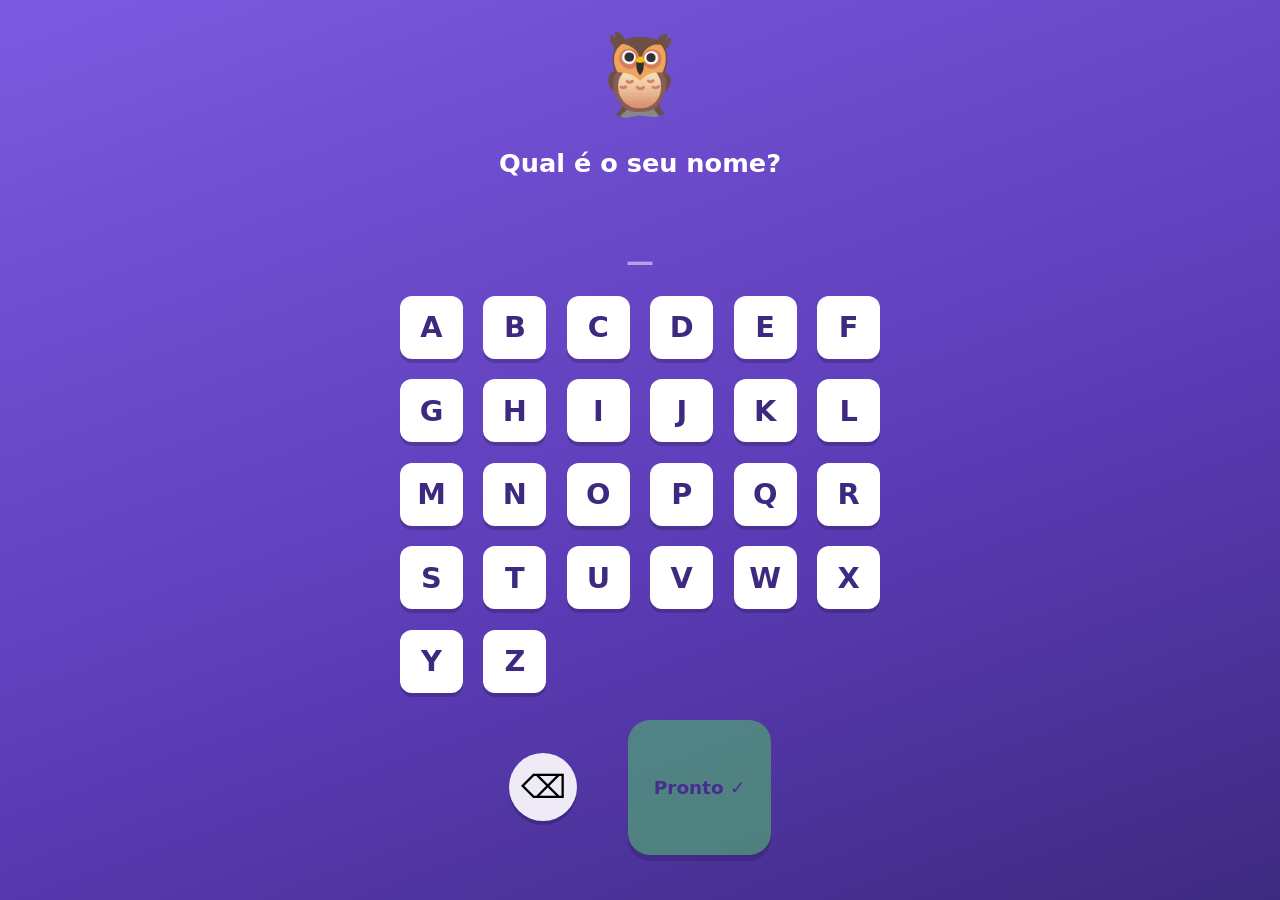
<file: index.html>
<!DOCTYPE html>
<html lang="pt-BR">
  <head>
    <meta charset="UTF-8" />
    <meta
      name="viewport"
      content="width=device-width, initial-scale=1.0, maximum-scale=1.0, user-scalable=no"
    />
    <meta name="theme-color" content="#5b3bb5" />
    <meta name="apple-mobile-web-app-capable" content="yes" />
    <meta name="apple-mobile-web-app-status-bar-style" content="black-translucent" />
    <meta name="apple-mobile-web-app-title" content="ABC Aventura" />
    <title>ABC Aventura</title>
    <link rel="stylesheet" href="assets/css/style.css" />
    <link rel="manifest" href="manifest.webmanifest" />
    <link rel="apple-touch-icon" href="icons/icon-192.png" />
    <link
      rel="icon"
      href="data:image/svg+xml,<svg xmlns='http://www.w3.org/2000/svg' viewBox='0 0 100 100'><text y='.9em' font-size='90'>🦉</text></svg>"
    />
  </head>
  <body>
    <!-- Camada de celebração (confete) -->
    <div id="confete" aria-hidden="true"></div>
    <!-- Avisos (toasts) -->
    <div id="toast" aria-hidden="true"></div>
    <!-- Progresso da missão do dia no jogo atual -->
    <div id="missao-pill" class="missao-pill" hidden></div>
    <!-- Mascote que reage durante os jogos -->
    <div id="mascote" class="mascote-jogo" aria-hidden="true">🦉</div>

    <!-- ============ TELA DO NOME ============ -->
    <section id="tela-nome" class="tela tela-nome">
      <div class="mascote">🦉</div>
      <p class="instrucao">Qual é o seu nome?</p>
      <div class="nome-mostrador" id="nome-mostrador"></div>
      <div class="teclado" id="teclado"></div>
      <div class="nome-acoes">
        <button class="botao-som" id="nome-apagar" aria-label="Apagar">⌫</button>
        <button class="botao-jogo c4" id="nome-pronto" disabled>Pronto ✓</button>
      </div>
    </section>

    <!-- ============ TELA INICIAL ============ -->
    <section id="tela-inicio" class="tela tela-inicio">
      <div class="mascote">🦉</div>
      <h1 class="titulo">ABC Aventura</h1>
      <p class="subtitulo" id="home-saudacao">Vamos aprender a ler brincando!</p>

      <div class="nivel-caixa" id="nivel-caixa">
        <span class="nivel-rotulo">Nível <span id="nivel-num">1</span></span>
        <div class="nivel-barra"><div id="nivel-preenchido"></div></div>
      </div>

      <button class="home-missao" id="home-missao" hidden></button>
      <div class="menu" id="menu"></div>
      <div class="links-rodape">
        <button class="link-trocar-nome" id="trocar-nome">✏️ trocar nome</button>
        <button class="link-trocar-nome link-pais" id="abrir-pais" aria-label="Para os pais: segure por 2 segundos">👪 pais <small>(segure)</small></button>
      </div>
    </section>

    <!-- ============ JOGO: CAÇA AO SOM ============ -->
    <section id="tela-caca" class="tela">
      <header class="barra">
        <button class="botao-voltar" data-voltar aria-label="Voltar">🏠</button>
        <button class="botao-som" data-repetir="CacaAoSom" aria-label="Ouvir de novo">🔊</button>
      </header>
      <div class="feedback" id="caca-feedback"></div>
      <div class="cartas" id="caca-cartas"></div>
    </section>

    <!-- ============ JOGO: MONTA PALAVRA ============ -->
    <section id="tela-monta" class="tela">
      <header class="barra">
        <button class="botao-voltar" data-voltar aria-label="Voltar">🏠</button>
        <button class="botao-som" data-repetir="MontaPalavra" aria-label="Ouvir de novo">🔊</button>
      </header>
      <div class="monta-figura" id="monta-emoji"></div>
      <div class="alvo" id="monta-alvo"></div>
      <div class="feedback" id="monta-feedback"></div>
      <div class="pecas" id="monta-pecas"></div>
    </section>

    <!-- ============ JOGO: RIMAS ============ -->
    <section id="tela-rimas" class="tela">
      <header class="barra">
        <button class="botao-voltar" data-voltar aria-label="Voltar">🏠</button>
        <button class="botao-som" data-repetir="Rimas" aria-label="Ouvir de novo">🔊</button>
      </header>
      <p class="instrucao">Qual rima com…</p>
      <div class="alvo-rima" id="rimas-alvo"></div>
      <div class="feedback" id="rimas-feedback"></div>
      <div class="cartas" id="rimas-cartas"></div>
    </section>

    <!-- ============ JOGO: BATE AS SÍLABAS ============ -->
    <section id="tela-bate" class="tela">
      <header class="barra">
        <button class="botao-voltar" data-voltar aria-label="Voltar">🏠</button>
        <button class="botao-som" data-repetir="BateSilabas" aria-label="Ouvir de novo">🔊</button>
      </header>
      <div class="monta-figura" id="bate-emoji"></div>
      <div class="pontos" id="bate-pontos"></div>
      <div class="feedback" id="bate-feedback"></div>
      <button class="tambor" id="bate-tambor" aria-label="Bater">🥁</button>
    </section>

    <!-- ============ JOGO: PESCARIA DE LETRAS ============ -->
    <section id="tela-pesca" class="tela">
      <header class="barra">
        <button class="botao-voltar" data-voltar aria-label="Voltar">🏠</button>
        <button class="botao-som" data-repetir="Pescaria" aria-label="Ouvir de novo">🔊</button>
      </header>
      <div class="feedback" id="pesca-feedback"></div>
      <div class="lago" id="pesca-lago"></div>
    </section>

    <!-- ============ JOGO: PAR DAS LETRAS ============ -->
    <section id="tela-par" class="tela">
      <header class="barra">
        <button class="botao-voltar" data-voltar aria-label="Voltar">🏠</button>
        <button class="botao-som" data-repetir="ParLetras" aria-label="Ouvir de novo">🔊</button>
      </header>
      <p class="instrucao">Ache os pares: letra grande e pequena</p>
      <div class="feedback" id="par-feedback"></div>
      <div class="memoria" id="par-grade"></div>
    </section>

    <!-- ============ JOGO: QUAL SÍLABA FALTA ============ -->
    <section id="tela-silaba" class="tela">
      <header class="barra">
        <button class="botao-voltar" data-voltar aria-label="Voltar">🏠</button>
        <button class="botao-som" data-repetir="QualSilaba" aria-label="Ouvir de novo">🔊</button>
      </header>
      <div class="monta-figura" id="silaba-emoji"></div>
      <div class="alvo" id="silaba-alvo"></div>
      <div class="feedback" id="silaba-feedback"></div>
      <div class="pecas" id="silaba-opcoes"></div>
    </section>

    <!-- ============ JOGO: CAÇA À PALAVRA ============ -->
    <section id="tela-palavra" class="tela">
      <header class="barra">
        <button class="botao-voltar" data-voltar aria-label="Voltar">🏠</button>
        <button class="botao-som" data-repetir="CacaPalavra" aria-label="Ouvir de novo">🔊</button>
      </header>
      <p class="instrucao">Onde está escrito…</p>
      <div class="feedback" id="palavra-feedback"></div>
      <div class="palavras" id="palavra-opcoes"></div>
    </section>

    <!-- ============ JOGO: DESENHA A LETRA ============ -->
    <section id="tela-desenha" class="tela">
      <header class="barra">
        <button class="botao-voltar" data-voltar aria-label="Voltar">🏠</button>
        <button class="botao-som" data-repetir="DesenhaLetra" aria-label="Ouvir de novo">🔊</button>
      </header>
      <div class="feedback" id="desenha-feedback"></div>
      <canvas id="desenha-canvas" class="quadro"></canvas>
      <div class="quadro-botoes">
        <button class="botao-quadro" id="desenha-limpar" aria-label="Apagar">🧽</button>
        <button class="botao-quadro ok" id="desenha-pronto" aria-label="Pronto">✅</button>
      </div>
    </section>

    <!-- ============ MUNDO (lista de jogos de um mundo) ============ -->
    <section id="tela-mundo" class="tela tela-mundo">
      <header class="barra">
        <button class="botao-voltar" data-voltar aria-label="Voltar">🏠</button>
      </header>
      <h2 class="titulo-mundo" id="mundo-titulo"></h2>
      <div class="menu" id="mundo-menu"></div>
    </section>

    <!-- ============ VOGAIS: TREM DAS VOGAIS ============ -->
    <section id="tela-trem" class="tela">
      <header class="barra">
        <button class="botao-voltar" data-voltar aria-label="Voltar">🏠</button>
        <button class="botao-som" data-repetir="TremVogais" aria-label="Ouvir de novo">🔊</button>
      </header>
      <div class="monta-figura" id="trem-emoji"></div>
      <div class="feedback" id="trem-feedback"></div>
      <div class="trem" id="trem-vagoes"></div>
    </section>

    <!-- ============ VOGAIS: VOGAL QUE FALTA ============ -->
    <section id="tela-vogal" class="tela">
      <header class="barra">
        <button class="botao-voltar" data-voltar aria-label="Voltar">🏠</button>
        <button class="botao-som" data-repetir="VogalFalta" aria-label="Ouvir de novo">🔊</button>
      </header>
      <div class="monta-figura" id="vogal-emoji"></div>
      <div class="alvo" id="vogal-alvo"></div>
      <div class="feedback" id="vogal-feedback"></div>
      <div class="pecas" id="vogal-opcoes"></div>
    </section>

    <!-- ============ VOGAIS: AI! OI! UI! ============ -->
    <section id="tela-encontro" class="tela">
      <header class="barra">
        <button class="botao-voltar" data-voltar aria-label="Voltar">🏠</button>
        <button class="botao-som" data-repetir="Encontros" aria-label="Ouvir de novo">🔊</button>
      </header>
      <p class="instrucao">Onde está escrito…</p>
      <div class="feedback" id="encontro-feedback"></div>
      <div class="cartas" id="encontro-cartas"></div>
    </section>

    <!-- ============ LETRAS: LETRAS DO MEU NOME ============ -->
    <section id="tela-meunome" class="tela">
      <header class="barra">
        <button class="botao-voltar" data-voltar aria-label="Voltar">🏠</button>
        <button class="botao-som" data-repetir="MeuNome" aria-label="Ouvir de novo">🔊</button>
      </header>
      <div class="monta-figura">🙂</div>
      <div class="alvo alvo-nome" id="meunome-alvo"></div>
      <div class="feedback" id="meunome-feedback"></div>
      <div class="pecas" id="meunome-pecas"></div>
    </section>

    <!-- ============ NÚMEROS: QUANTOS TEM? ============ -->
    <section id="tela-quantos" class="tela">
      <header class="barra">
        <button class="botao-voltar" data-voltar aria-label="Voltar">🏠</button>
        <button class="botao-som" data-repetir="Quantos" aria-label="Ouvir de novo">🔊</button>
      </header>
      <div class="contar" id="quantos-itens"></div>
      <div class="feedback" id="quantos-feedback"></div>
      <div class="pecas" id="quantos-opcoes"></div>
    </section>

    <!-- ============ BINGO (solo contra a coruja) ============ -->
    <section id="tela-bingo" class="tela">
      <header class="barra">
        <button class="botao-voltar" data-voltar aria-label="Voltar">🏠</button>
        <button class="botao-som" data-repetir="Bingo" aria-label="Ouvir de novo">🔊</button>
      </header>
      <div class="bingo-topo">
        <div class="bingo-bola" id="bingo-bola" aria-live="polite">🔊</div>
        <div class="bingo-coruja" aria-label="Cartela da coruja">
          <span class="bingo-coruja-rosto">🦉</span>
          <div class="bingo-mini" id="bingo-mini"></div>
        </div>
      </div>
      <div class="feedback" id="bingo-feedback"></div>
      <div class="bingo-cartela" id="bingo-cartela"></div>
      <div class="bingo-acoes">
        <button class="botao-jogo c2 bingo-naotenho" id="bingo-naotenho">🙅 Não tenho</button>
      </div>
      <div class="bingo-fim" id="bingo-fim" hidden>
        <p id="bingo-fim-texto"></p>
        <button class="botao-jogo c4" id="bingo-denovo">🎱 Jogar de novo</button>
      </div>
    </section>

    <!-- ============ BINGO DA FAMÍLIA: escolha ============ -->
    <section id="tela-bfam" class="tela">
      <header class="barra">
        <button class="botao-voltar" data-voltar aria-label="Voltar">🏠</button>
      </header>
      <h2 class="titulo-mundo">Bingo da Família</h2>
      <p class="bfam-explica">Um celular <strong>canta</strong> (o do adulto). Cada criança abre a
        <strong>sua cartela</strong> em outro celular. Todos escolhem o mesmo tipo e tamanho.
        Não precisa de internet.</p>
      <div class="bfam-grupo" role="group" aria-label="Tipo">
        <button class="bfam-op" data-tipo="letras">🔤 Letras</button>
        <button class="bfam-op" data-tipo="palavras">🍎 Palavras</button>
      </div>
      <div class="bfam-grupo" role="group" aria-label="Tamanho">
        <button class="bfam-op" data-tam="3">3×3 fácil</button>
        <button class="bfam-op" data-tam="4">4×4 difícil</button>
      </div>
      <div class="bfam-papeis">
        <button class="botao-jogo c4" id="bfam-cantor">📣 Sou o cantor</button>
        <button class="botao-jogo c1" id="bfam-cartela">🎟️ Minha cartela</button>
      </div>
    </section>

    <!-- ============ BINGO DA FAMÍLIA: cantor (adulto) ============ -->
    <section id="tela-bcantor" class="tela">
      <header class="barra">
        <button class="botao-voltar" data-voltar aria-label="Voltar">🏠</button>
        <button class="botao-som" data-repetir="BingoCantor" aria-label="Falar de novo">🔊</button>
      </header>
      <div class="bcantor-info" id="bcantor-info"></div>
      <div class="bingo-bola bola-grande" id="bcantor-bola">?</div>
      <button class="botao-jogo c4 bcantor-sortear" id="bcantor-sortear">🎱 Sortear</button>
      <div class="bcantor-historico" id="bcantor-historico"></div>
      <div class="bcantor-conferir">
        <input id="bcantor-num" type="number" inputmode="numeric" min="1" max="99" placeholder="nº da cartela" aria-label="Número da cartela" />
        <button class="botao-jogo c2" id="bcantor-conf">✔ Conferir</button>
      </div>
      <div class="bcantor-resultado" id="bcantor-resultado"></div>
      <button class="link-trocar-nome" id="bcantor-novo">↺ Novo jogo</button>
    </section>

    <!-- ============ BINGO DA FAMÍLIA: cartela (criança) ============ -->
    <section id="tela-bcartela" class="tela">
      <header class="barra">
        <button class="botao-voltar" data-voltar aria-label="Voltar">🏠</button>
      </header>
      <div class="bcartela-num" id="bcartela-num"></div>
      <div class="bingo-cartela" id="bcartela-grade"></div>
      <button class="botao-jogo c1 bingo-grito" id="bcartela-bingo" hidden>BINGO!</button>
      <button class="link-trocar-nome" id="bcartela-nova">🔄 Nova cartela</button>
    </section>

    <!-- ============ CARTILHA: mapa das lições ============ -->
    <section id="tela-cartilha-mapa" class="tela">
      <header class="barra">
        <button class="botao-voltar" data-voltar aria-label="Voltar">🏠</button>
      </header>
      <h2 class="titulo-mundo">📖 Cartilha</h2>
      <p class="cart-sub">Uma letra de cada vez: a letra, as sílabas e as palavras.</p>
      <div class="cart-mapa" id="cart-mapa"></div>
    </section>

    <!-- ============ CARTILHA: lição de uma letra ============ -->
    <section id="tela-cartilha" class="tela">
      <header class="barra">
        <button class="botao-voltar" data-voltar aria-label="Voltar">🏠</button>
        <button class="botao-som" data-repetir="Cartilha" aria-label="Ouvir de novo">🔊</button>
      </header>
      <div class="cart-passos" id="cart-passos"></div>
      <div class="cart-conteudo" id="cart-conteudo"></div>
      <div class="feedback" id="cart-feedback"></div>
      <button class="botao-jogo c4 cart-proximo" id="cart-proximo" hidden>▶ Próximo</button>
    </section>

    <!-- ============ ÁLBUM DE ADESIVOS ============ -->
    <section id="tela-album" class="tela">
      <header class="barra">
        <button class="botao-voltar" data-voltar aria-label="Voltar">🏠</button>
      </header>
      <h2 class="titulo-album">Meus Adesivos</h2>
      <div class="album-grade" id="album-grade"></div>
    </section>

    <!-- ============ PARA OS PAIS ============ -->
    <section id="tela-pais" class="tela">
      <header class="barra">
        <button class="botao-voltar" data-voltar aria-label="Voltar">🏠</button>
      </header>
      <h2 class="titulo-album">Para os pais</h2>
      <p class="pais-explica">Quanto a criança acerta <strong>de primeira</strong>, nos jogos
        de escolha. Muitos acertos só depois de errar costumam ser chute: vale
        jogar junto e pedir para ouvir com calma antes de tocar.</p>
      <div id="pais-conteudo"></div>
      <button class="link-trocar-nome" id="pais-zerar">Zerar estatísticas</button>
    </section>

    <!-- ============ MISSÃO DO DIA ============ -->
    <section id="tela-missao" class="tela">
      <header class="barra">
        <button class="botao-voltar" data-voltar aria-label="Voltar">🏠</button>
      </header>
      <h2 class="titulo-mundo">🎯 Missão de hoje</h2>
      <div class="missao-seq" id="missao-seq"></div>
      <div class="missao-cumprida" id="missao-cumprida" hidden>🏅 Missão cumprida! Você ganhou uma medalha.</div>
      <div class="missao-lista" id="missao-lista"></div>
      <button class="botao-jogo c4 missao-comecar" id="missao-comecar">▶ Começar</button>
    </section>

    <!-- Próximo jogo da missão -->
    <div id="missao-prox" class="descanso" hidden>
      <div class="descanso-caixa">
        <p>Muito bem! Agora:</p>
        <div class="descanso-coruja" id="missao-prox-icone"></div>
        <p class="missao-prox-nome" id="missao-prox-nome"></p>
        <div class="descanso-botoes">
          <button class="botao-jogo c4" id="missao-prox-ir">▶ Vamos!</button>
        </div>
      </div>
    </div>

    <!-- Missão cumprida (aparece no fim da rodada) -->
    <div id="missao-fim" class="descanso" hidden>
      <div class="descanso-caixa">
        <div class="descanso-coruja">🏅</div>
        <p>Parabéns! Você cumpriu a missão do dia!</p>
        <p class="missao-fim-seq" id="missao-fim-seq"></p>
        <div class="descanso-botoes">
          <button class="botao-jogo c4" id="missao-fim-ver">🎯 Ver a missão</button>
          <button class="botao-jogo c2" id="missao-fim-seguir">▶ Continuar brincando</button>
        </div>
      </div>
    </div>

    <!-- Descanso (a cada 10 rodadas) -->
    <div id="descanso" class="descanso" hidden>
      <div class="descanso-caixa">
        <div class="descanso-coruja">🦉</div>
        <p>Você brincou bastante!<br />Que tal descansar um pouquinho?</p>
        <div class="descanso-botoes">
          <button class="botao-jogo c4" id="descanso-sim">😴 Descansar</button>
          <button class="botao-jogo c2" id="descanso-nao">▶ Mais um pouco</button>
        </div>
      </div>
    </div>

    <script src="assets/js/data.js"></script>
    <script src="assets/js/frases.js"></script>
    <script src="assets/js/progresso.js"></script>
    <script src="assets/js/audio.js"></script>
    <script src="assets/js/app.js"></script>
    <script>
      // Registra o service worker (PWA: instalável + offline) e mantém o
      // app atualizado: ao voltar para o app, procura uma versão nova e, se
      // ela assumir, recarrega a página uma vez para já usar o código novo.
      if ("serviceWorker" in navigator) {
        var tinhaControle = !!navigator.serviceWorker.controller;
        var recarregou = false;
        navigator.serviceWorker.addEventListener("controllerchange", function () {
          if (!tinhaControle || recarregou) return;
          recarregou = true;
          location.reload();
        });
        window.addEventListener("load", function () {
          navigator.serviceWorker.register("sw.js").then(function (reg) {
            var checar = function () {
              if (document.visibilityState === "visible") reg.update().catch(function () {});
            };
            document.addEventListener("visibilitychange", checar);
            setInterval(checar, 30 * 60 * 1000);
          }).catch(function () {});
        });
      }
    </script>
  </body>
</html>
</file>
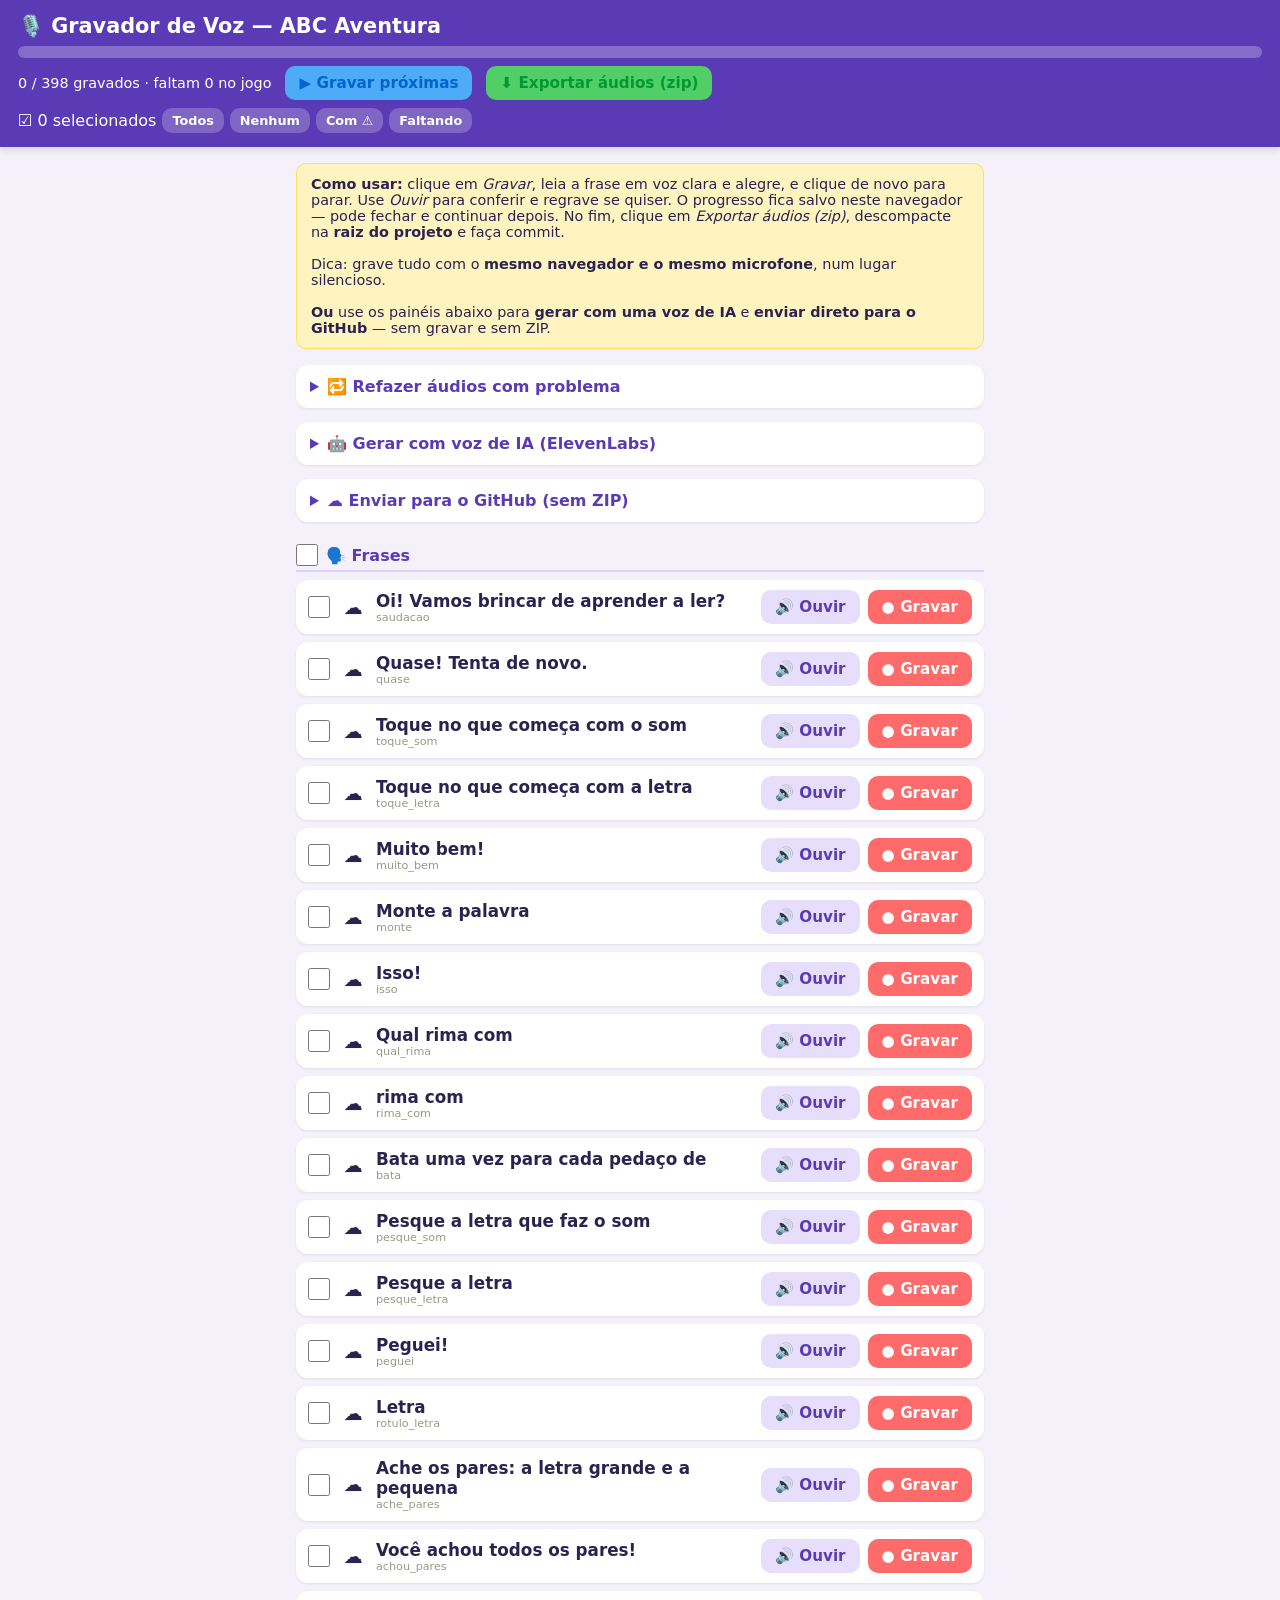
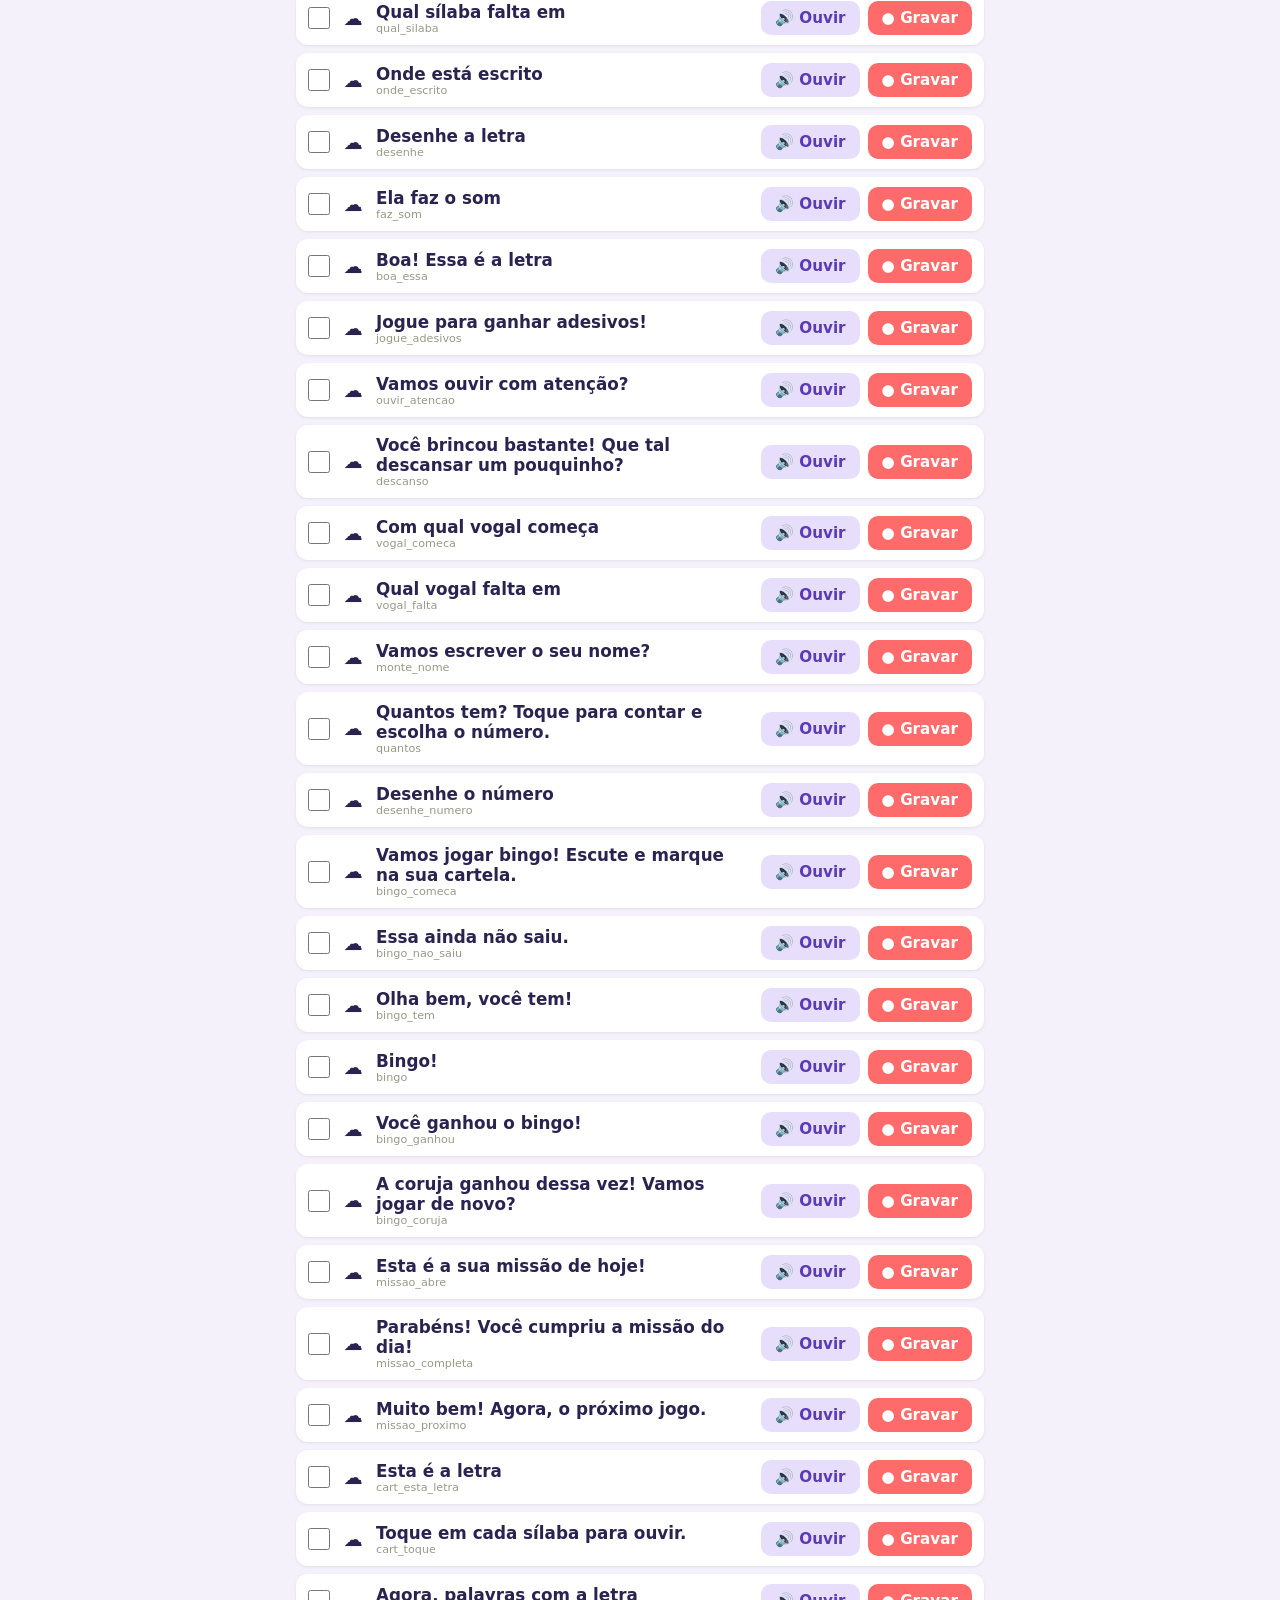
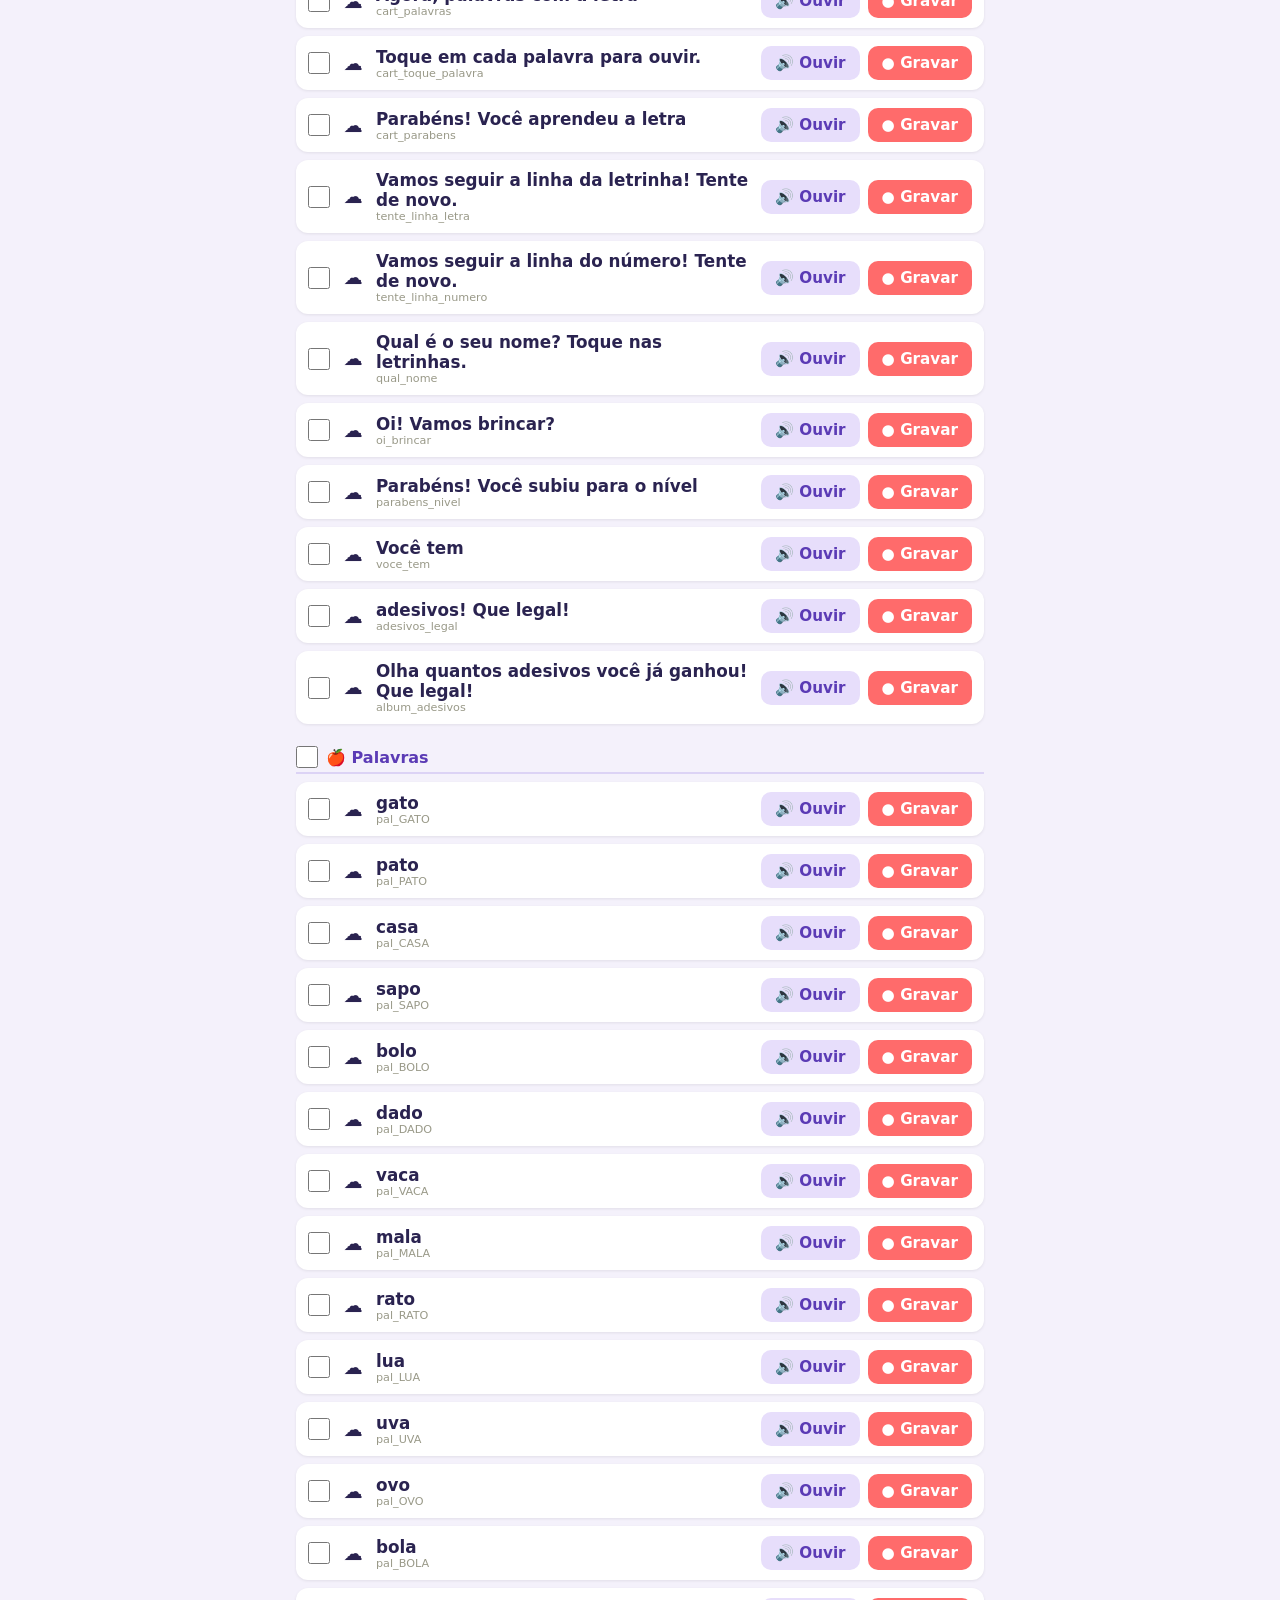
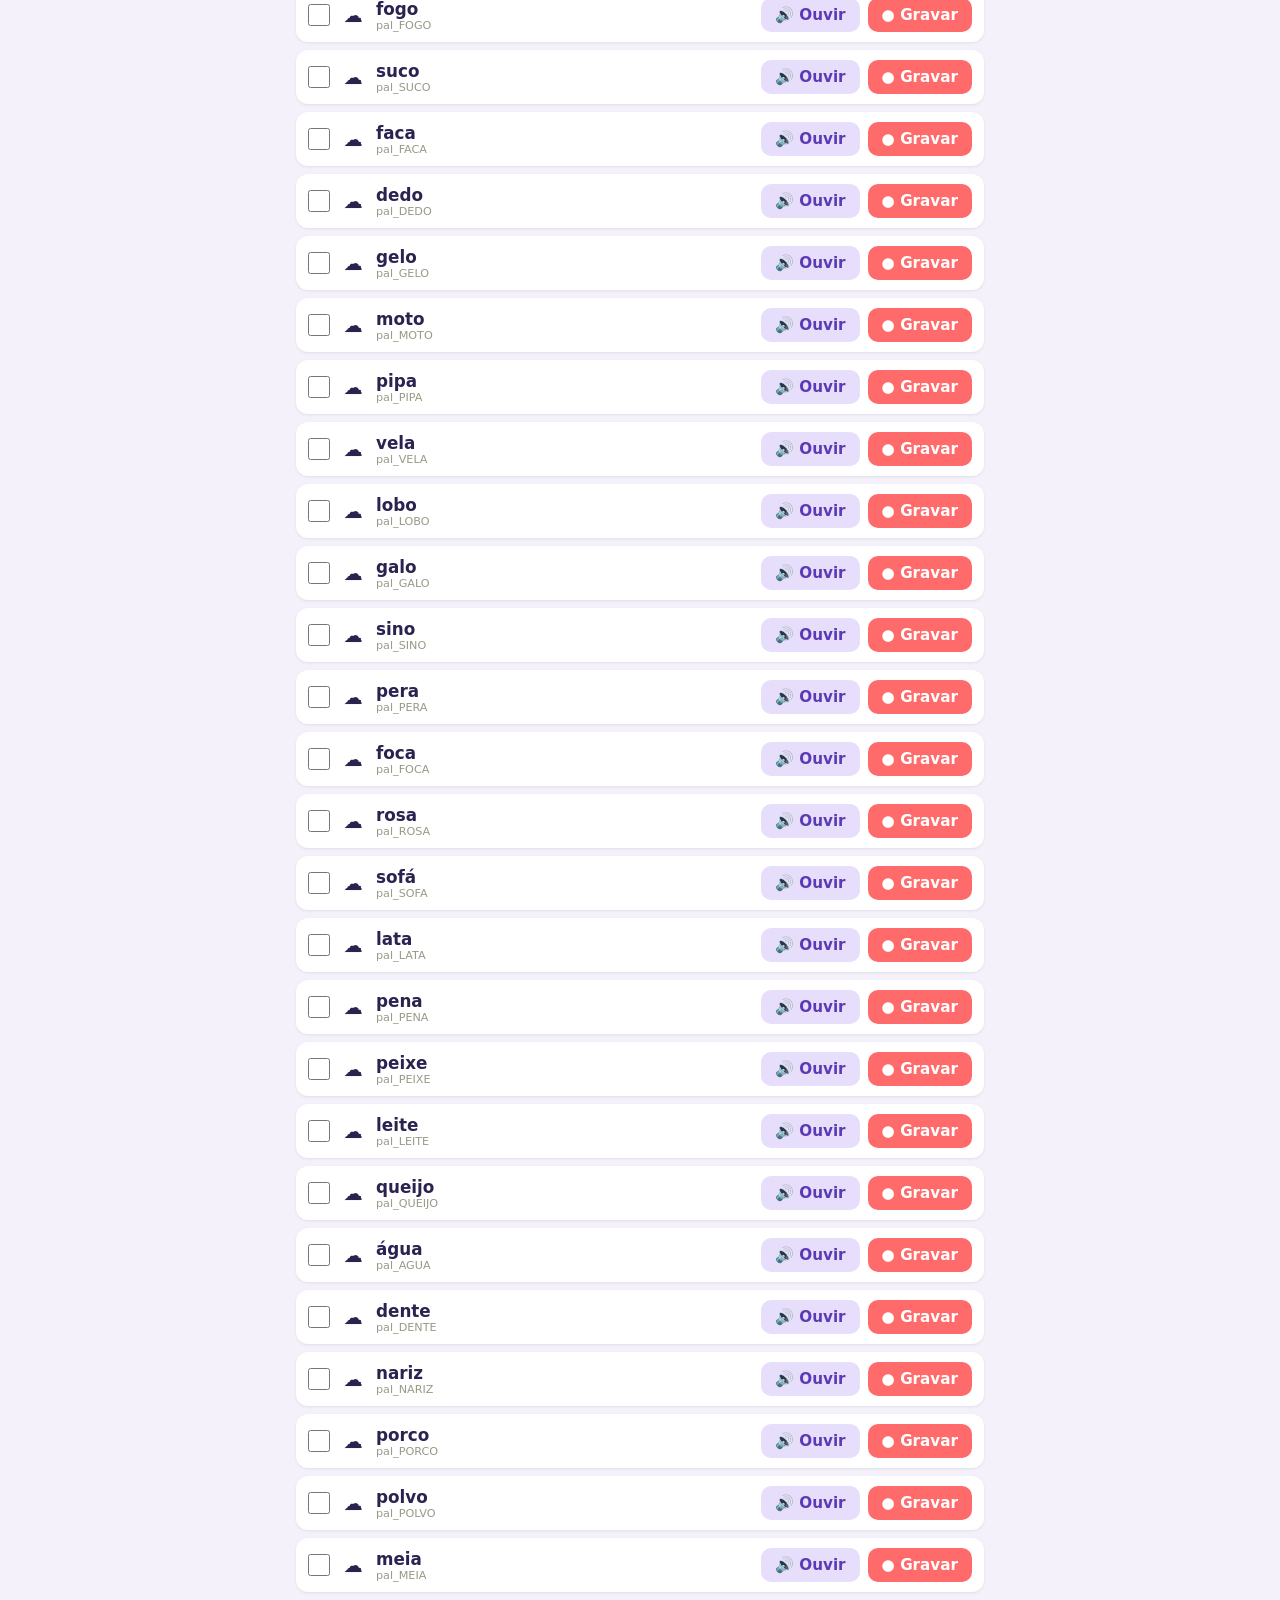
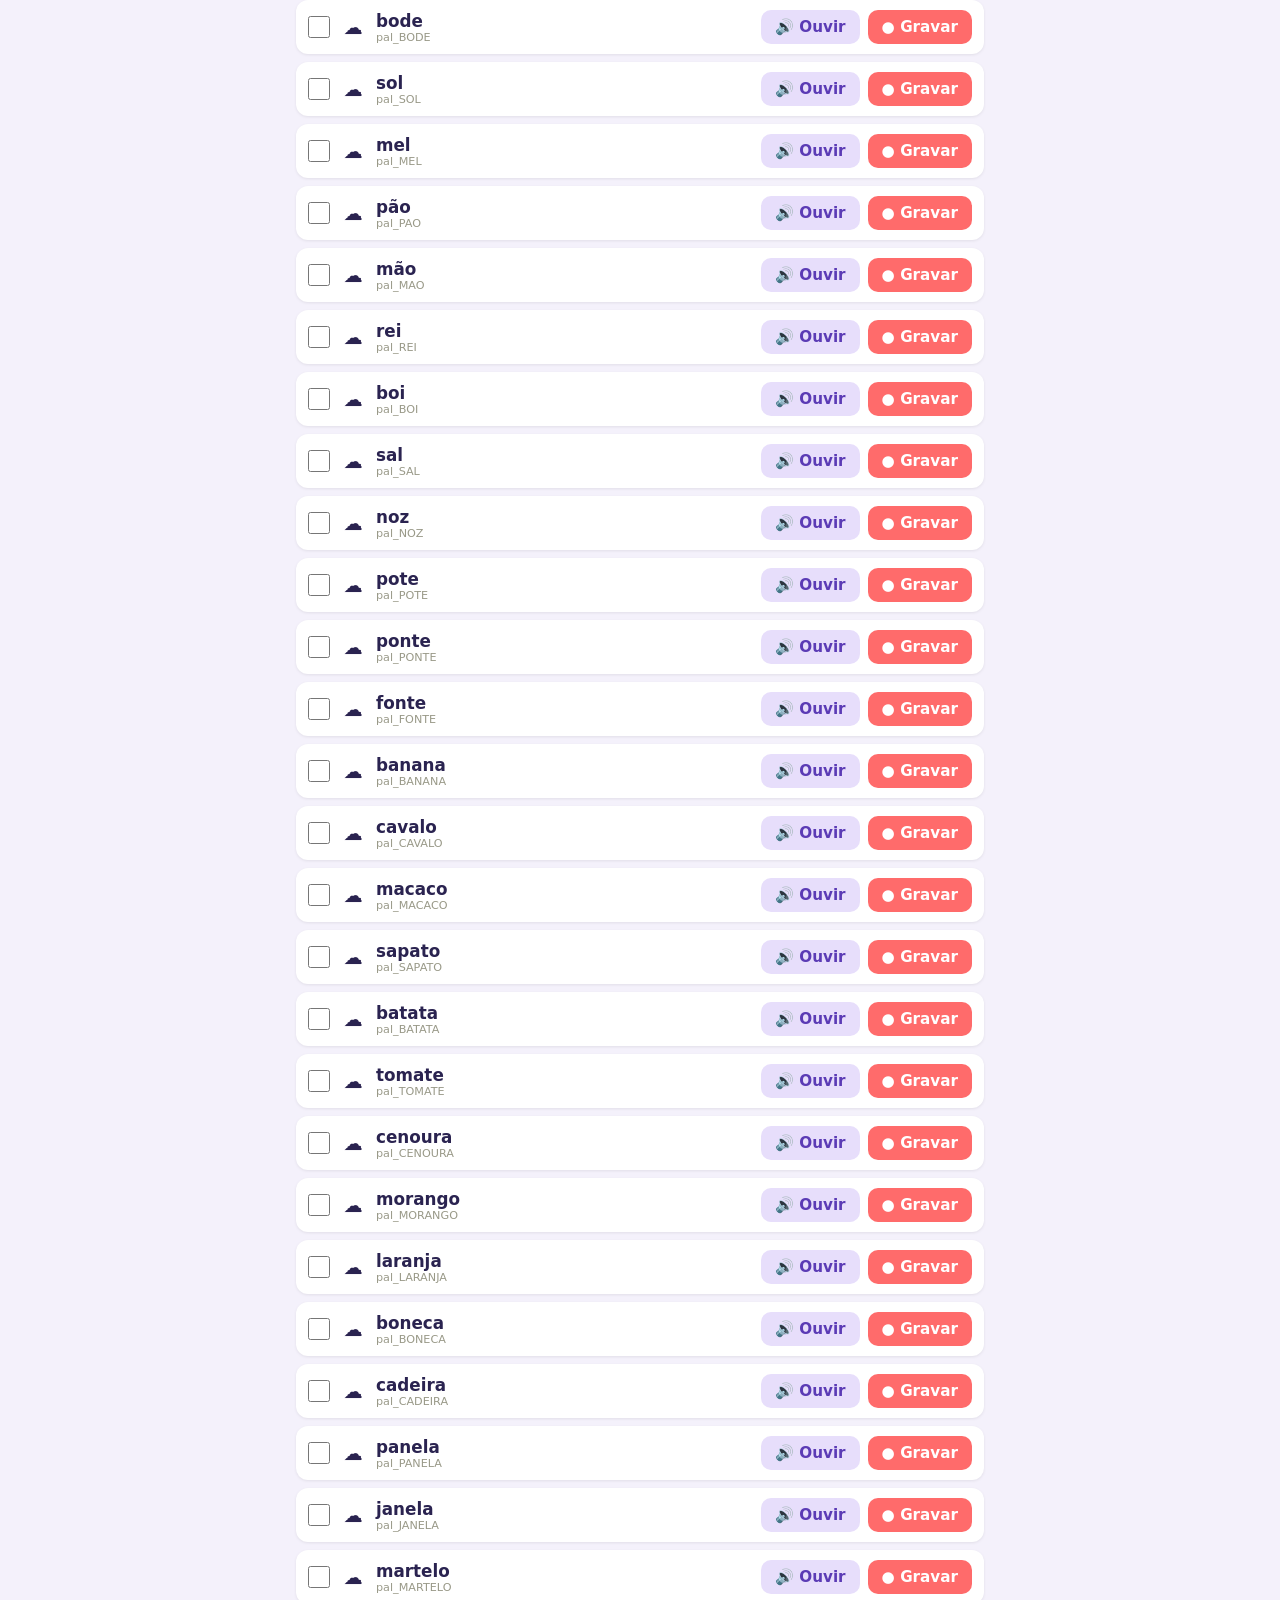
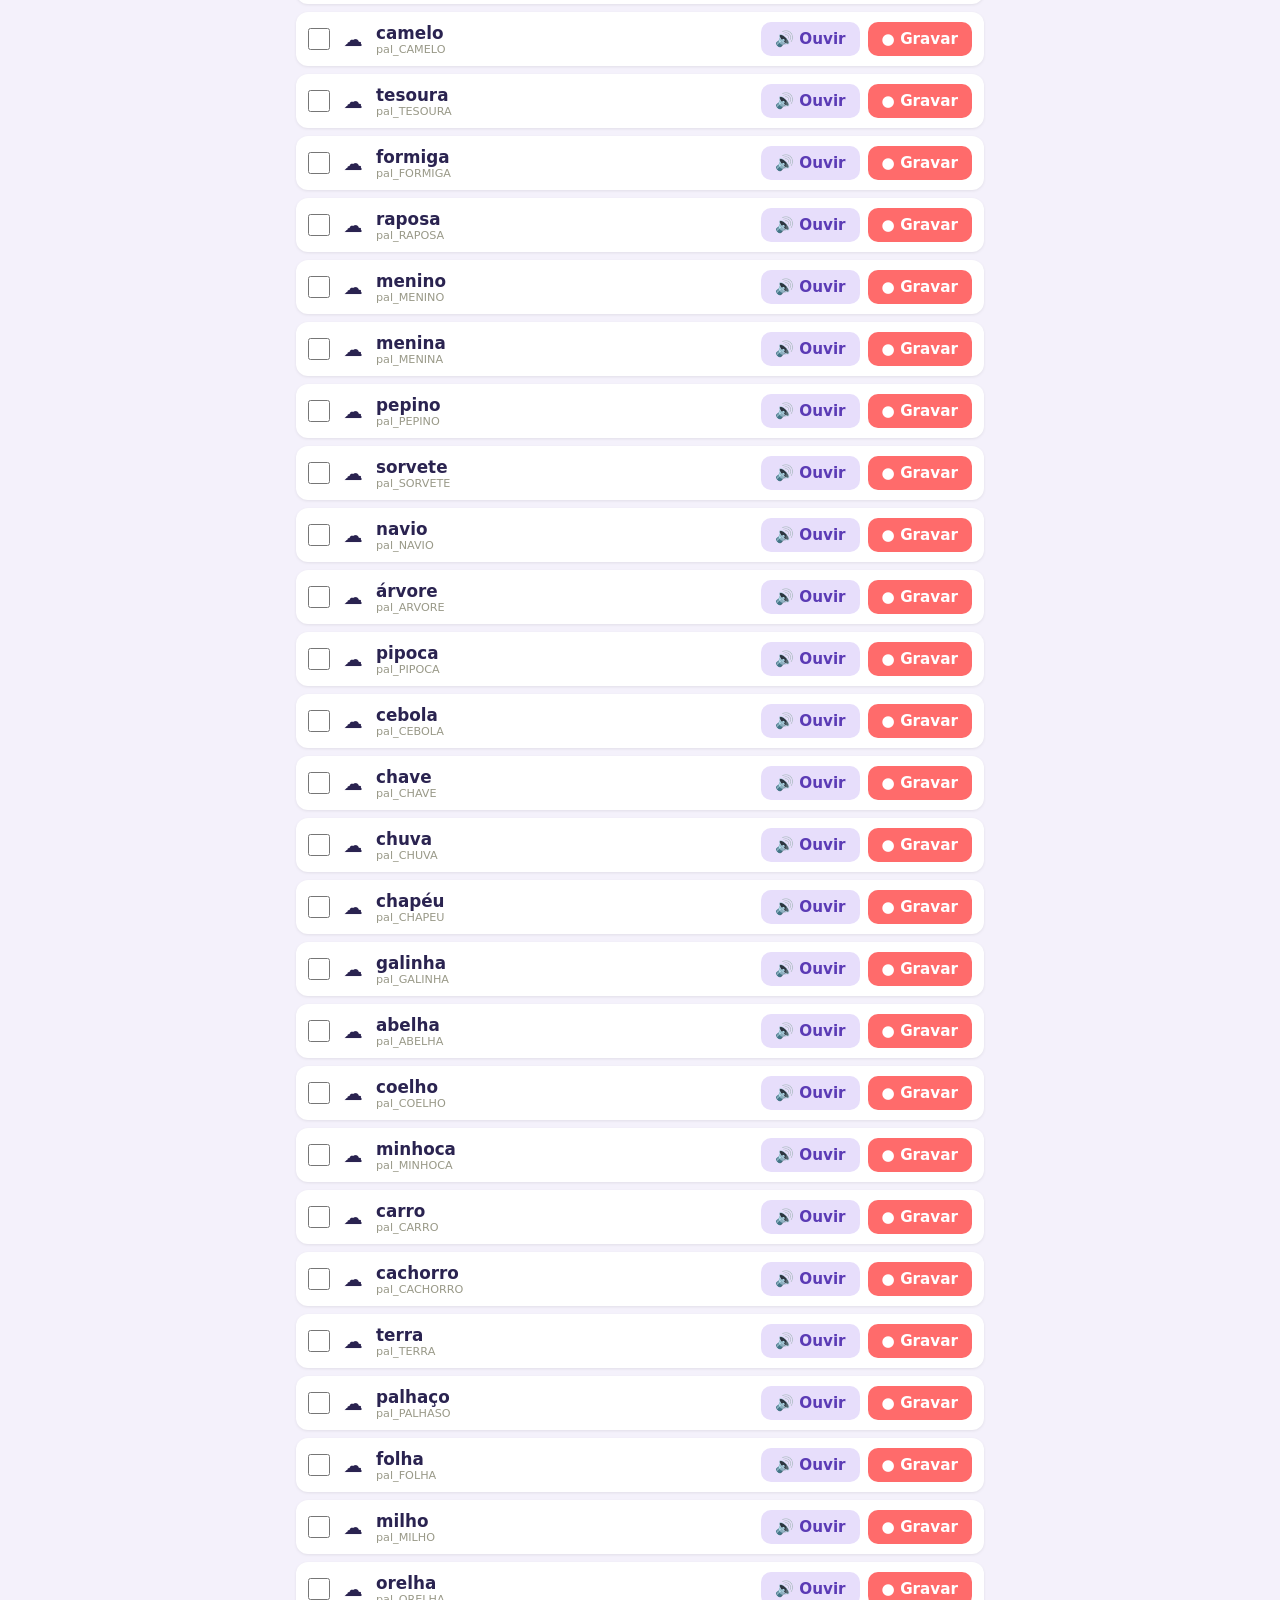
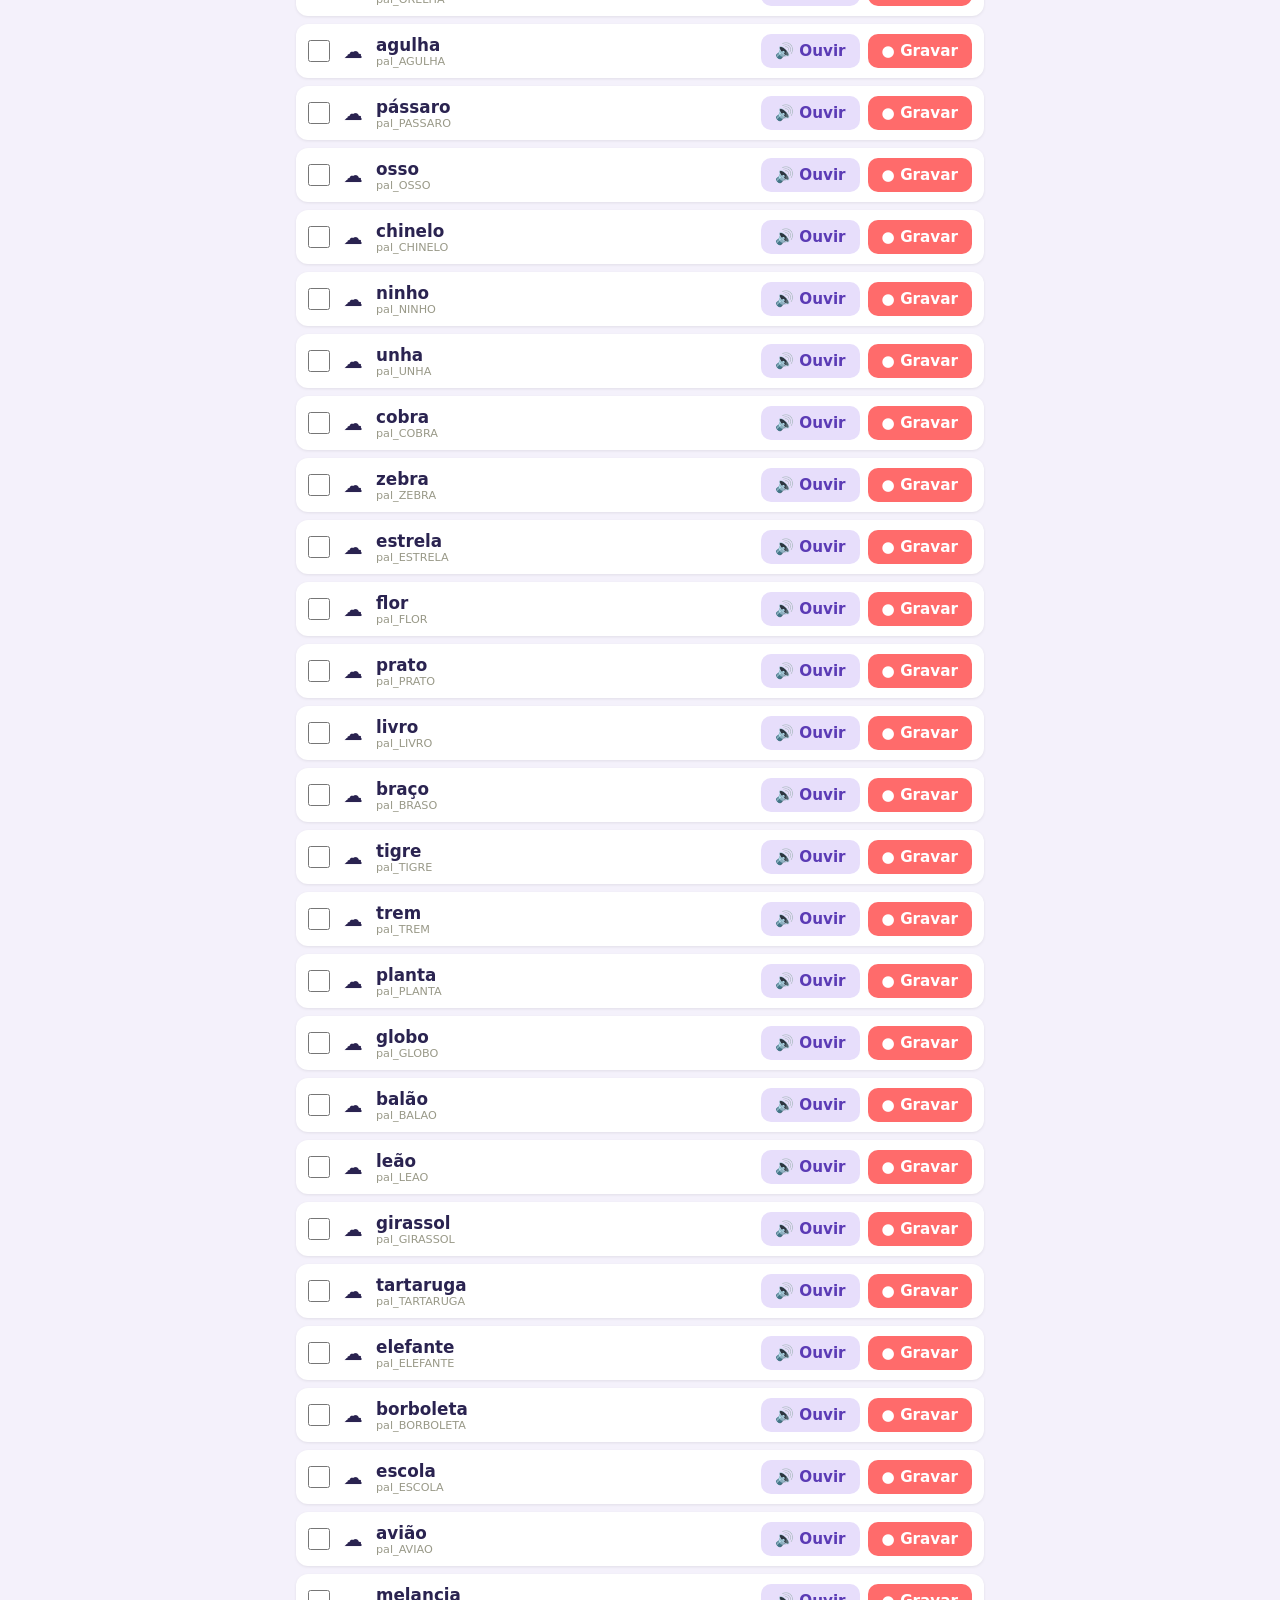
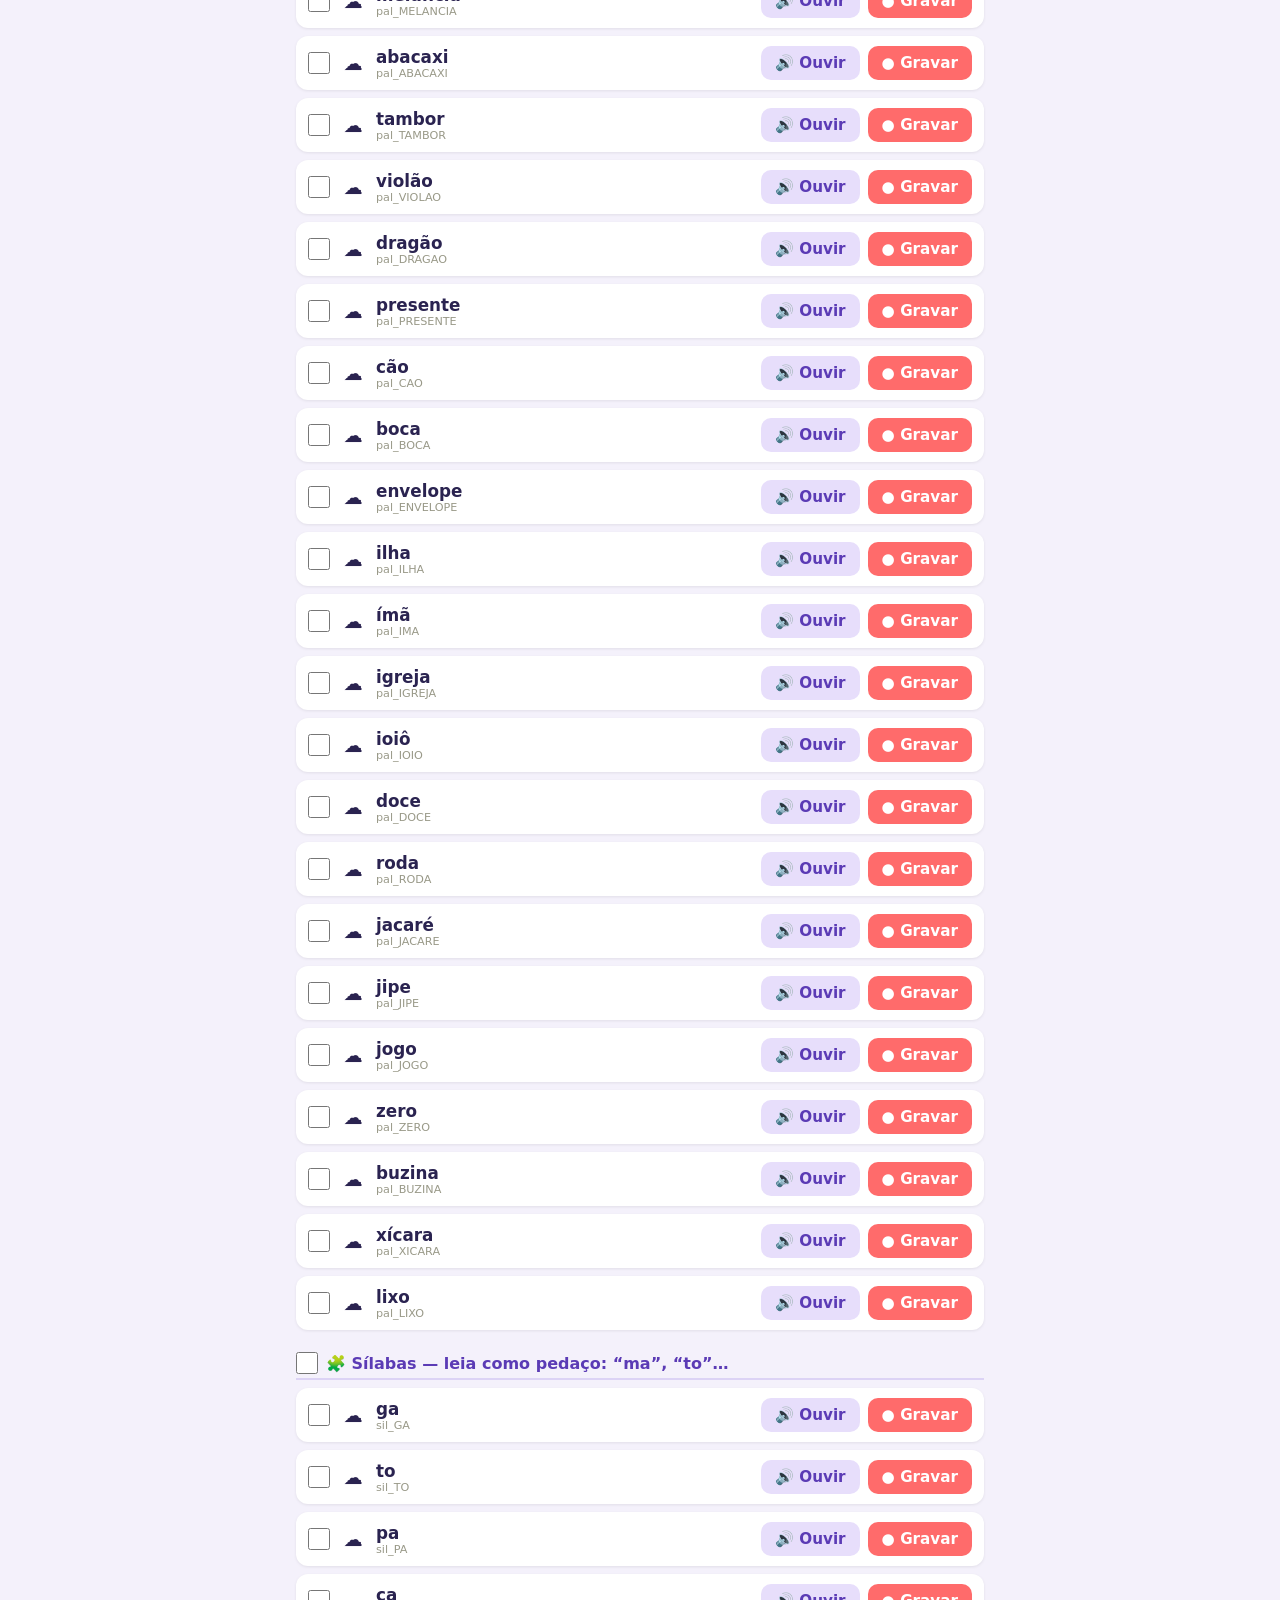
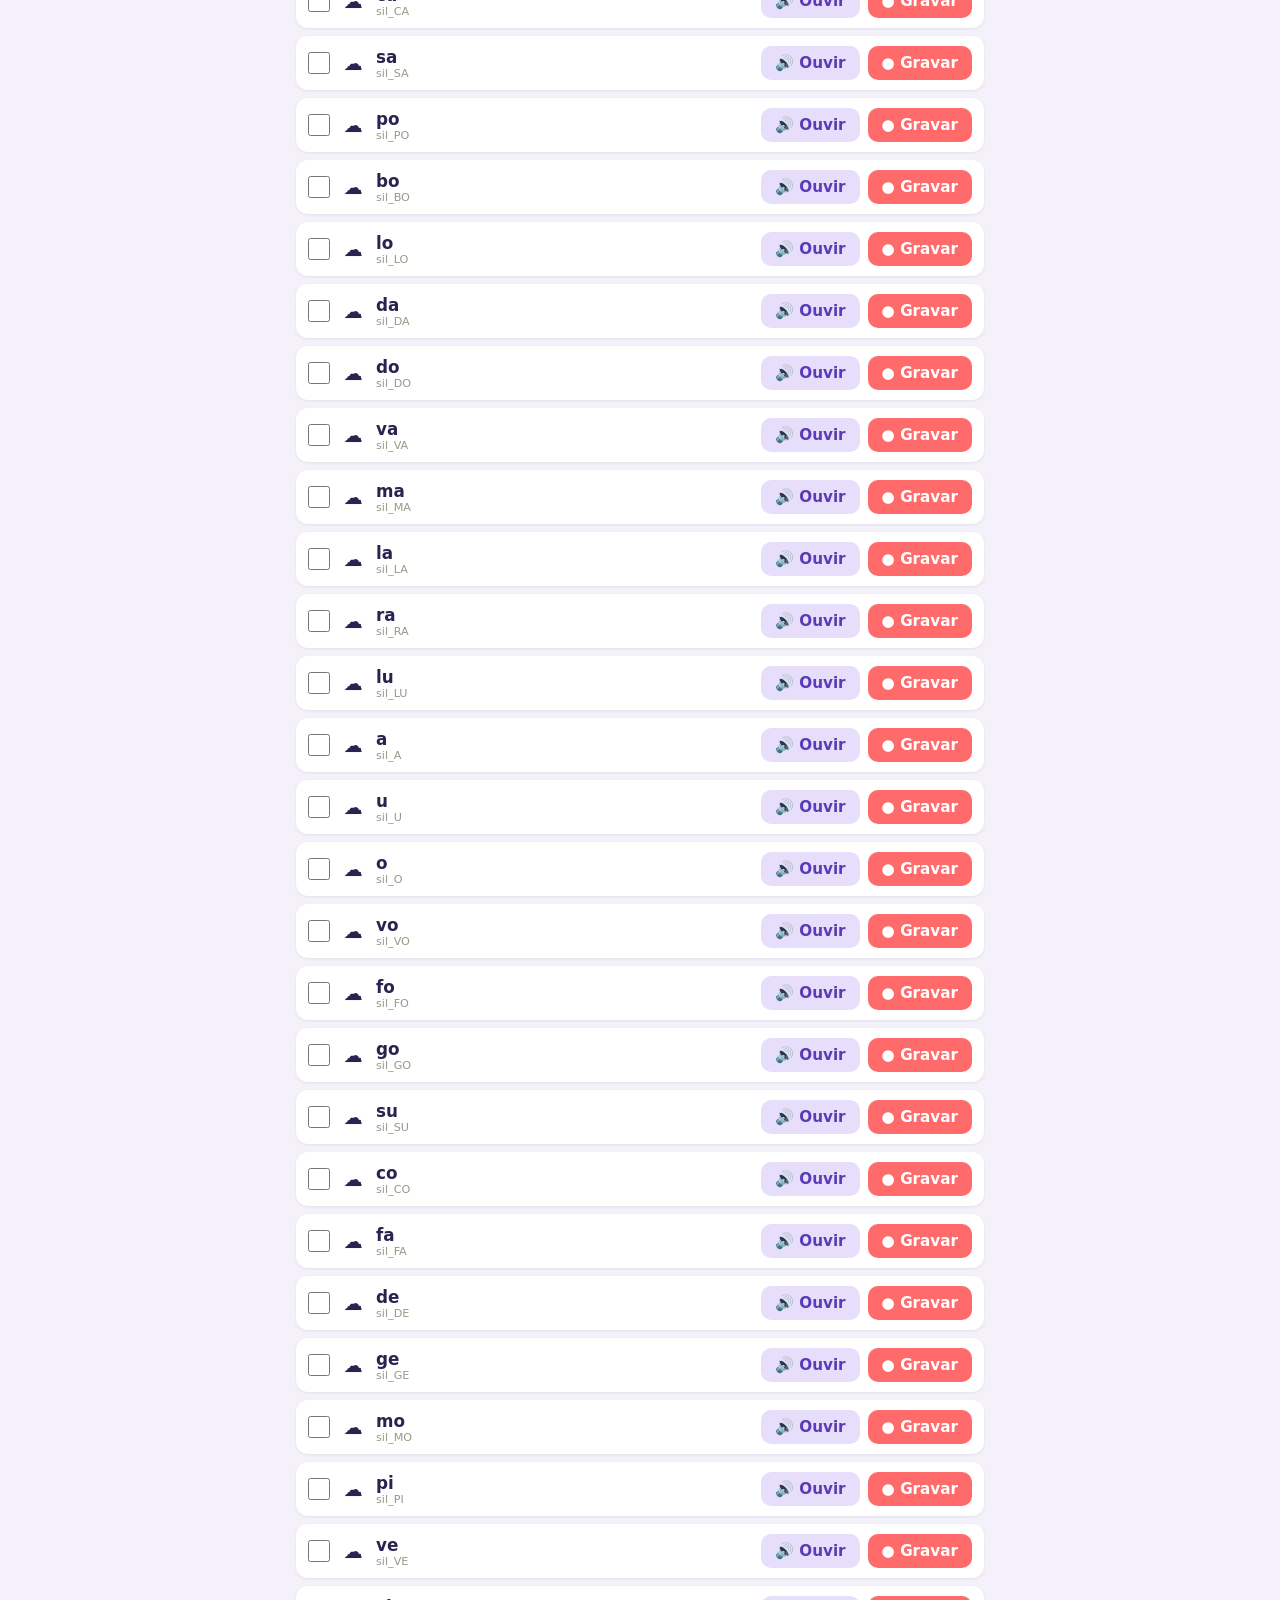
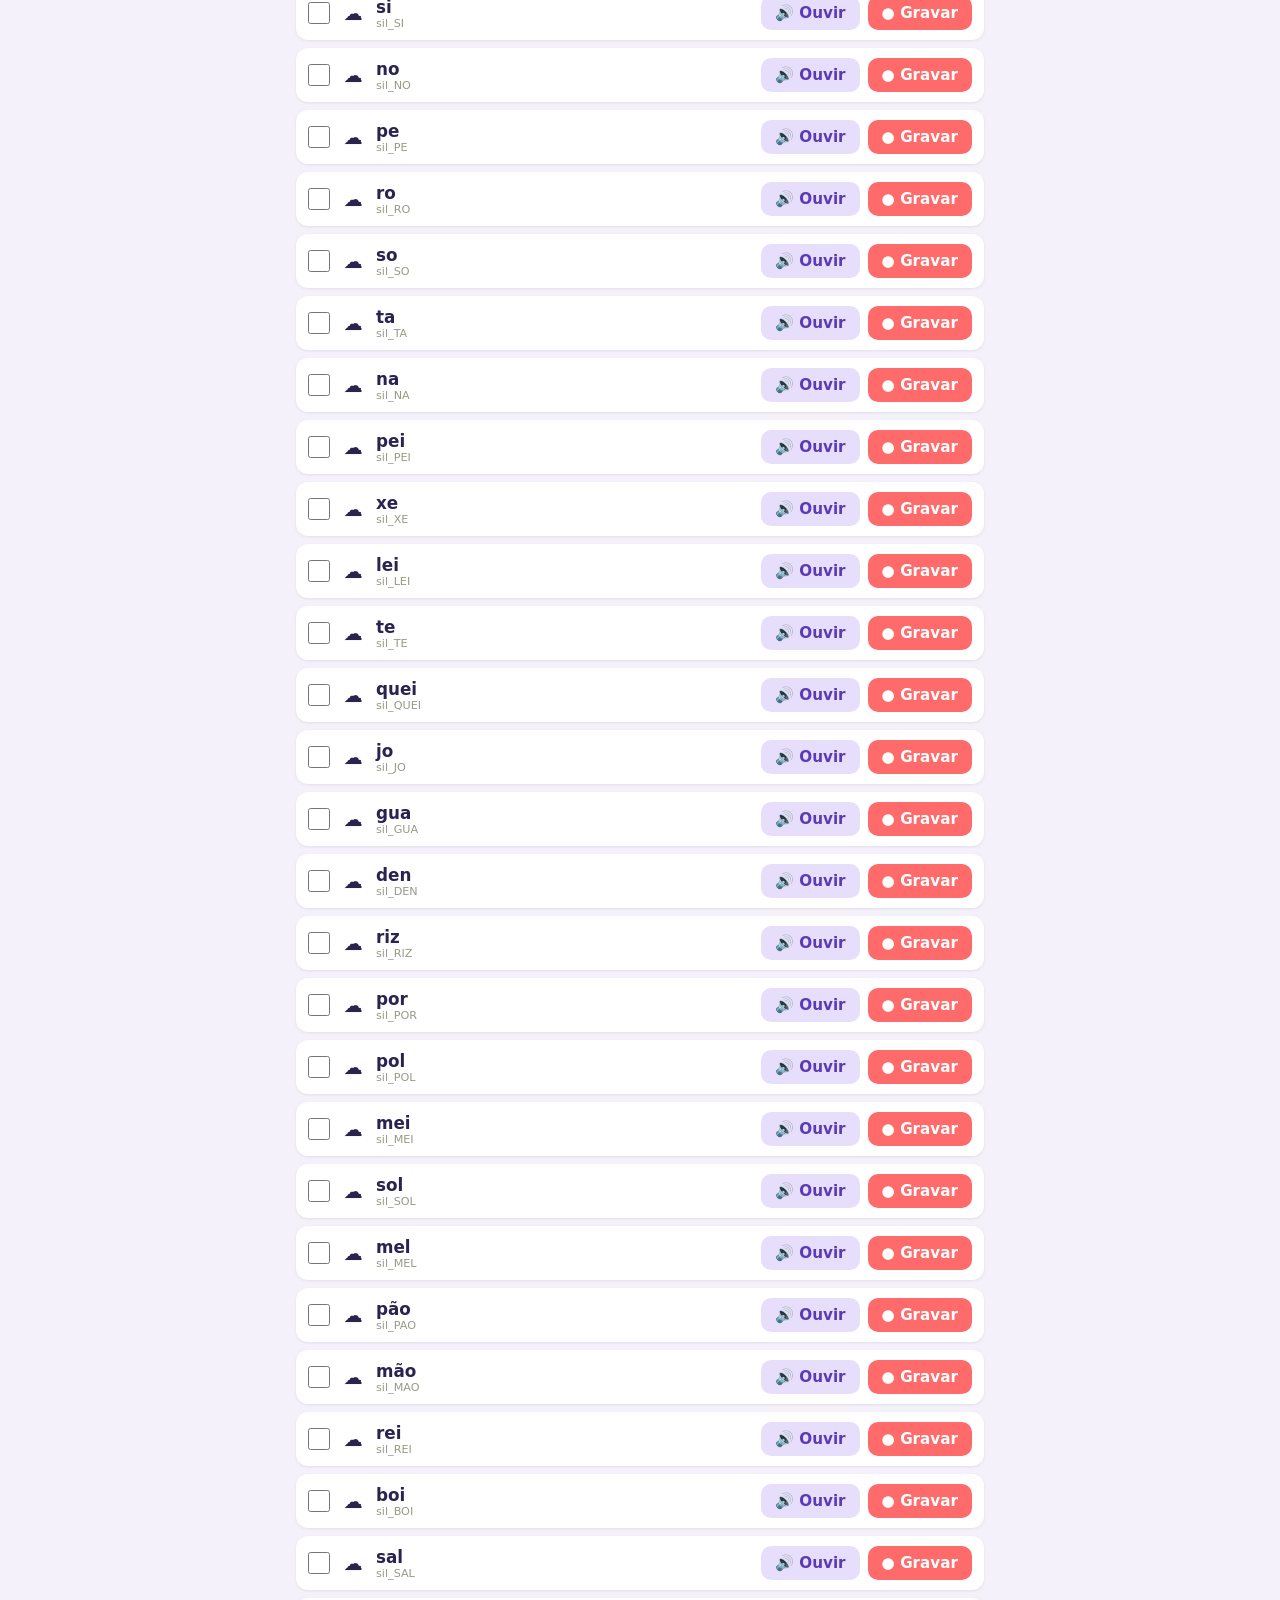
<file: tools/gravador.html>
<!DOCTYPE html>
<html lang="pt-BR">
  <head>
    <meta charset="UTF-8" />
    <meta name="viewport" content="width=device-width, initial-scale=1.0" />
    <title>ABC Aventura — Gravador de Voz</title>
    <style>
      * { box-sizing: border-box; }
      body {
        font-family: system-ui, "Segoe UI", sans-serif;
        margin: 0;
        background: #f4f1fb;
        color: #2a2350;
      }
      header {
        position: sticky;
        top: 0;
        background: #5b3bb5;
        color: #fff;
        padding: 14px 18px;
        box-shadow: 0 2px 8px rgba(0, 0, 0, 0.15);
        z-index: 10;
      }
      header h1 { margin: 0 0 8px; font-size: 1.3rem; }
      .barra-progresso {
        height: 12px;
        background: rgba(255, 255, 255, 0.25);
        border-radius: 8px;
        overflow: hidden;
      }
      .barra-progresso > div {
        height: 100%;
        width: 0;
        background: #ffd43b;
        transition: width 0.3s;
      }
      .topo-info { display: flex; gap: 14px; align-items: center; flex-wrap: wrap; margin-top: 8px; }
      .topo-info .stat { font-size: 0.9rem; }
      button {
        font-family: inherit;
        cursor: pointer;
        border: none;
        border-radius: 10px;
        padding: 8px 14px;
        font-size: 0.95rem;
        font-weight: 600;
      }
      .btn-acao { background: #ffd43b; color: #3d2a80; }
      .btn-exportar { background: #51cf66; color: #093; }
      .btn-guiado { background: #4dabf7; color: #06c; }
      main { max-width: 720px; margin: 0 auto; padding: 16px; }
      .aviso {
        background: #fff3bf;
        border: 1px solid #ffe066;
        border-radius: 10px;
        padding: 12px 14px;
        margin-bottom: 16px;
        font-size: 0.9rem;
      }
      h2.secao {
        margin: 22px 0 8px;
        font-size: 1rem;
        color: #5b3bb5;
        border-bottom: 2px solid #dcd3f5;
        padding-bottom: 4px;
      }
      .item {
        display: flex;
        align-items: center;
        gap: 10px;
        background: #fff;
        border-radius: 12px;
        padding: 10px 12px;
        margin-bottom: 8px;
        box-shadow: 0 1px 3px rgba(0, 0, 0, 0.08);
      }
      .item.alvo { outline: 3px solid #4dabf7; }
      .item.gravado { background: #ebfbee; }
      .item .texto { flex: 1; font-size: 1.05rem; font-weight: 600; }
      .item .chave { font-size: 0.7rem; color: #998; font-weight: 400; display: block; }
      .item .status { width: 26px; text-align: center; font-size: 1.2rem; }
      /* Seleção: o que você quer gravar/gerar */
      .item .sel, h2.secao .sel-secao {
        width: 22px; height: 22px; flex-shrink: 0; accent-color: #845ef7; margin: 0;
      }
      .item.selecionado { box-shadow: inset 0 0 0 2px #845ef7; }
      h2.secao { display: flex; align-items: center; gap: 8px; }
      .barra-selecao { display: flex; gap: 6px; flex-wrap: wrap; align-items: center; margin-top: 8px; }
      .barra-selecao button {
        padding: 5px 10px; font-size: 0.8rem; background: rgba(255, 255, 255, 0.22); color: #fff;
      }
      .item .botoes { display: flex; gap: 8px; }
      /* Celular: botões descem para baixo do texto e o cabeçalho encolhe */
      @media (max-width: 600px) {
        .item {
          display: grid;
          grid-template-columns: 22px 22px 1fr;
          column-gap: 10px;
          row-gap: 8px;
        }
        .item .botoes { grid-column: 3; }
        .item .botoes button { flex: 1; }
        header { padding: 10px 12px; }
        header h1 { font-size: 1.05rem; margin-bottom: 6px; }
        .topo-info { gap: 8px; margin-top: 6px; }
        .topo-info button { padding: 6px 10px; font-size: 0.85rem; }
        .barra-selecao { margin-top: 6px; }
      }
      .btn-rec {
        background: #ff6b6b;
        color: #fff;
        min-width: 96px;
      }
      .btn-rec.gravando { background: #c92a2a; animation: pisca 1s infinite; }
      @keyframes pisca { 50% { opacity: 0.5; } }
      .btn-play { background: #e7defb; color: #5b3bb5; }
      .rodape { text-align: center; padding: 24px; color: #776; font-size: 0.85rem; }
      /* Painéis de geração por IA e envio ao GitHub */
      .painel {
        background: #fff;
        border-radius: 12px;
        padding: 12px 14px;
        margin-bottom: 14px;
        box-shadow: 0 1px 3px rgba(0, 0, 0, 0.08);
      }
      .painel > summary { font-weight: 700; color: #5b3bb5; cursor: pointer; font-size: 1rem; }
      .campos { display: flex; flex-direction: column; gap: 10px; margin-top: 12px; }
      .campos label { font-size: 0.85rem; font-weight: 600; display: flex; flex-direction: column; gap: 4px; }
      .campos input {
        padding: 10px; border: 1px solid #cfc6ea; border-radius: 8px;
        font-size: 1rem; font-family: inherit; width: 100%;
      }
      .btn-gerar { background: #845ef7; color: #fff; }
      .btn-push { background: #20c997; color: #053; }
      .acoes { display: flex; gap: 10px; align-items: center; flex-wrap: wrap; }
      .status-linha { font-size: 0.85rem; margin-top: 6px; min-height: 1.2em; }
      .campos small { color: #776; font-weight: 400; }
    </style>
  </head>
  <body>
    <header>
      <h1>🎙️ Gravador de Voz — ABC Aventura</h1>
      <div class="barra-progresso"><div id="progresso"></div></div>
      <div class="topo-info">
        <span class="stat" id="contagem">0 / 0 gravados</span>
        <button class="btn-guiado" id="btn-guiado">▶ Gravar próximas</button>
        <button class="btn-exportar" id="btn-exportar">⬇ Exportar áudios (zip)</button>
        <span class="stat" id="formato"></span>
      </div>
      <div class="barra-selecao">
        <span class="stat">☑ <span id="sel-n">0</span> selecionados</span>
        <button id="sel-todos">Todos</button>
        <button id="sel-nenhum">Nenhum</button>
        <button id="sel-aviso">Com ⚠️</button>
        <button id="sel-faltando">Faltando</button>
      </div>
    </header>

    <main>
      <div class="aviso">
        <strong>Como usar:</strong> clique em <em>Gravar</em>, leia a frase em voz
        clara e alegre, e clique de novo para parar. Use <em>Ouvir</em> para
        conferir e regrave se quiser. O progresso fica salvo neste navegador —
        pode fechar e continuar depois. No fim, clique em
        <em>Exportar áudios (zip)</em>, descompacte na <strong>raiz do
        projeto</strong> e faça commit.
        <br /><br />
        Dica: grave tudo com o <strong>mesmo navegador e o mesmo microfone</strong>,
        num lugar silencioso.
        <br /><br />
        <strong>Ou</strong> use os painéis abaixo para <strong>gerar com uma voz de IA</strong>
        e <strong>enviar direto para o GitHub</strong> — sem gravar e sem ZIP.
      </div>

      <details class="painel" id="painel-refazer">
        <summary>🔁 Refazer áudios com problema</summary>
        <div class="campos">
          <small>A avaliação das suas gravações encontrou <strong id="refazer-n">0</strong>
            sílabas para gravar de novo: <strong>REI</strong> (ficou sem som) e
            <strong>FAN, NI, GUA, LEI</strong> (cortadas no final). Enquanto isso o
            jogo usa a voz da IA nelas.</small>
          <div class="acoes">
            <button class="btn-acao" id="btn-refazer">🔁 Selecionar para regravar</button>
          </div>
          <small>Depois toque em <em>▶ Gravar selecionados</em> e em
            <em>Enviar para o GitHub</em>. Fale a sílaba inteira antes de tocar em Parar.</small>
          <div class="status-linha" id="refazer-status"></div>
        </div>
      </details>

      <details class="painel" id="painel-ia">
        <summary>🤖 Gerar com voz de IA (ElevenLabs)</summary>
        <div class="campos">
          <label>Chave da API (xi-api-key)
            <input id="ia-key" type="password" autocomplete="off" placeholder="sua chave do ElevenLabs" />
          </label>
          <label>Voice ID
            <input id="ia-voice" type="text" autocomplete="off" placeholder="ex.: 21m00Tcm4TlvDq8ikWAM" />
          </label>
          <label>URL de proxy <small>(opcional — preencha só se der erro de CORS)</small>
            <input id="ia-proxy" type="text" autocomplete="off" placeholder="https://seu-worker.workers.dev/…" />
          </label>
          <label>Modelo
            <input id="ia-model" type="text" value="eleven_multilingual_v2" />
          </label>
          <label style="flex-direction: row; align-items: center; gap: 8px;">
            <input id="ia-pular-sons" type="checkbox" checked style="width: auto;" />
            Pular os sons das letras (vou gravar com a minha voz)
          </label>
          <div class="acoes">
            <button class="btn-gerar" id="btn-gerar">✨ Gerar as que faltam</button>
            <button class="btn-gerar" id="btn-gerar-sel">☑ Gerar selecionados (<span id="sel-n2">0</span>)</button>
            <small>a chave fica só neste aparelho</small>
          </div>
          <div class="status-linha" id="ia-status"></div>
        </div>
      </details>

      <details class="painel" id="painel-gh">
        <summary>☁️ Enviar para o GitHub (sem ZIP)</summary>
        <div class="campos">
          <label>Token do GitHub <small>(fine-grained, permissão Contents: Read and write)</small>
            <input id="gh-token" type="password" autocomplete="off" placeholder="github_pat_…" />
          </label>
          <label>Dono / Repositório / Branch
            <div style="display: flex; gap: 6px;">
              <input id="gh-owner" type="text" value="fernandoapparecido-oss" />
              <input id="gh-repo" type="text" value="abc-aventuras" />
              <input id="gh-branch" type="text" value="main" />
            </div>
          </label>
          <div class="acoes">
            <button class="btn-push" id="btn-push">☁️ Enviar áudios para o repositório</button>
            <small>o token fica só neste aparelho</small>
          </div>
          <div class="status-linha" id="gh-status"></div>
        </div>
      </details>

      <div id="lista"></div>
    </main>

    <div class="rodape">Feito para o ABC Aventura 🦉</div>

    <script src="../assets/js/data.js"></script>
    <script src="../assets/js/frases.js"></script>
    <script>
      // ============ Categorias das frases ============
      function categorias() {
        const fixas = Object.keys(FRASES_FIXAS);
        const grupos = [
          { titulo: "🗣️ Frases", dica: "", chaves: fixas },
          { titulo: "🍎 Palavras", dica: "", chaves: [] },
          { titulo: "🧩 Sílabas", dica: "leia como pedaço: “ma”, “to”…", chaves: [] },
          { titulo: "🔤 Nomes das letras", dica: "o nome da letra: “á”, “bê”, “cê”…", chaves: [] },
          { titulo: "🔊 Sons das letras", dica: "🎤 grave com a sua voz e estique o som: “ffff”, “mmm”…", chaves: [] },
          { titulo: "🔢 Números", dica: "zero, um, dois…", chaves: [] },
        ];
        for (const k of Object.keys(FRASES)) {
          if (k.startsWith("pal_")) grupos[1].chaves.push(k);
          else if (k.startsWith("sil_")) grupos[2].chaves.push(k);
          else if (k.startsWith("letra_")) grupos[3].chaves.push(k);
          else if (k.startsWith("som_")) grupos[4].chaves.push(k);
          else if (k.startsWith("num_")) grupos[5].chaves.push(k);
        }
        return grupos;
      }

      // ============ Armazenamento (IndexedDB) ============
      const DB = {
        db: null,
        abrir() {
          return new Promise((res, rej) => {
            const req = indexedDB.open("abc-gravador", 1);
            req.onupgradeneeded = () => req.result.createObjectStore("clips");
            req.onsuccess = () => { this.db = req.result; res(); };
            req.onerror = () => rej(req.error);
          });
        },
        put(chave, blob, ext, aviso) {
          return new Promise((res, rej) => {
            const tx = this.db.transaction("clips", "readwrite");
            // pendente = ainda não foi enviado ao GitHub
            tx.objectStore("clips").put({ blob, ext, pendente: true, aviso: aviso || "" }, chave);
            tx.oncomplete = res;
            tx.onerror = () => rej(tx.error);
          });
        },
        get(chave) {
          return new Promise((res) => {
            const tx = this.db.transaction("clips", "readonly");
            const r = tx.objectStore("clips").get(chave);
            r.onsuccess = () => res(r.result || null);
            r.onerror = () => res(null);
          });
        },
        apagar(chave) {
          return new Promise((res) => {
            const tx = this.db.transaction("clips", "readwrite");
            tx.objectStore("clips").delete(chave);
            tx.oncomplete = res;
            tx.onerror = res;
          });
        },
        async marcarEnviado(chave) {
          const r = await this.get(chave);
          if (!r) return;
          await new Promise((res) => {
            const tx = this.db.transaction("clips", "readwrite");
            tx.objectStore("clips").put(Object.assign({}, r, { pendente: false }), chave);
            tx.oncomplete = res;
            tx.onerror = res;
          });
        },
        // Todas as entradas de uma vez: [{ chave, rec }]
        registros() {
          return new Promise((res) => {
            const out = [];
            const tx = this.db.transaction("clips", "readonly");
            tx.objectStore("clips").openCursor().onsuccess = (e) => {
              const c = e.target.result;
              if (c) { out.push({ chave: c.key, rec: c.value }); c.continue(); }
            };
            tx.oncomplete = () => res(out);
          });
        },
        todas() {
          return new Promise((res) => {
            const tx = this.db.transaction("clips", "readonly");
            const store = tx.objectStore("clips");
            const chaves = [];
            store.getAllKeys().onsuccess = (e) => (chaves.push(...e.target.result));
            tx.oncomplete = () => res(chaves);
          });
        },
      };

      // ============ Gravação (MediaRecorder) ============
      let stream = null;
      let mime = "";
      let ext = "webm";
      function escolherMime() {
        const cands = [
          "audio/webm;codecs=opus", "audio/webm",
          "audio/ogg;codecs=opus", "audio/ogg", "audio/mp4",
        ];
        for (const m of cands) {
          if (window.MediaRecorder && MediaRecorder.isTypeSupported(m)) return m;
        }
        return "";
      }
      function extDe(m) {
        if (m.includes("webm")) return "webm";
        if (m.includes("ogg")) return "ogg";
        if (m.includes("mp4")) return "mp4";
        return "webm";
      }
      async function garantirMic() {
        if (stream) return true;
        try {
          stream = await navigator.mediaDevices.getUserMedia({ audio: true });
          mime = escolherMime();
          ext = extDe(mime);
          document.getElementById("formato").textContent = "formato: ." + ext;
          return true;
        } catch (e) {
          alert("Não consegui acessar o microfone: " + e.message);
          return false;
        }
      }

      let rec = null;
      let recChave = null;

      // Ao tocar em Parar, grava mais um pouquinho: parar na hora corta o
      // final da fala (aconteceu em FAN, NI, GUA…).
      function pararComFolga(botao) {
        if (!rec || rec.parando) return;
        const r = rec;
        r.parando = true;
        botao.textContent = "… terminando";
        setTimeout(() => { if (r.state !== "inactive") r.stop(); }, 400);
      }

      async function alternarGravacao(chave, botao) {
        if (recChave === chave) { pararComFolga(botao); return; }
        if (rec) { rec.stop(); }
        if (!(await garantirMic())) return;
        const chunks = [];
        rec = new MediaRecorder(stream, mime ? { mimeType: mime } : undefined);
        recChave = chave;
        botao.classList.add("gravando");
        botao.textContent = "⏹ Parar";
        rec.ondataavailable = (e) => e.data.size && chunks.push(e.data);
        rec.onstop = async () => {
          const blob = new Blob(chunks, { type: mime || "audio/webm" });
          await DB.put(chave, blob, ext);
          rec = null;
          recChave = null;
          botao.classList.remove("gravando");
          botao.textContent = "● Gravar";
          marcarGravado(chave);
          selecionar([chave], false); // feito: sai da seleção
          atualizarProgresso();
          if (guiado) proximoGuiado();
        };
        rec.start();
      }

      async function ouvir(chave) {
        const r = await DB.get(chave);
        if (!r) return;
        const a = new Audio(URL.createObjectURL(r.blob));
        a.play();
      }

      // ============ Interface ============
      const gravados = new Set();
      let ordemChaves = [];

      // ============ Seleção ============
      const selecionados = new Set();
      const comAviso = new Set(); // áudios que a checagem marcou com ⚠️
      const secoes = []; // { caixa, chaves } — caixinha de cada seção
      function salvarSelecao() {
        try { localStorage.setItem("abc-sel", JSON.stringify([...selecionados])); } catch (e) {}
      }
      function carregarSelecao() {
        try {
          (JSON.parse(localStorage.getItem("abc-sel")) || []).forEach((k) => {
            if (k in FRASES) selecionados.add(k);
          });
        } catch (e) {}
      }
      function selecionar(chaves, valor) {
        chaves.forEach((k) => (valor ? selecionados.add(k) : selecionados.delete(k)));
        atualizarSelecao();
      }
      function atualizarSelecao() {
        document.querySelectorAll(".item").forEach((it) => {
          const marcado = selecionados.has(it.dataset.item);
          it.querySelector(".sel").checked = marcado;
          it.classList.toggle("selecionado", marcado);
        });
        secoes.forEach(({ caixa, chaves }) => {
          const n = chaves.filter((k) => selecionados.has(k)).length;
          caixa.checked = n > 0 && n === chaves.length;
          caixa.indeterminate = n > 0 && n < chaves.length;
        });
        const n = selecionados.size;
        document.getElementById("sel-n").textContent = n;
        document.getElementById("sel-n2").textContent = n;
        document.getElementById("btn-guiado").textContent = n
          ? `▶ Gravar selecionados (${n})`
          : "▶ Gravar próximas";
        salvarSelecao();
      }

      // Áudios que já estão no jogo (manifesto do site), mesmo que não estejam
      // neste aparelho. Eles não contam como "faltando".
      const noJogo = new Set();
      async function carregarNoJogo() {
        try {
          const r = await fetch("../assets/audio/manifest.json", { cache: "no-cache" });
          const m = await r.json();
          (m.clips || []).forEach((k) => noJogo.add(k));
        } catch (e) { /* aberto fora do site: segue só com o aparelho */ }
        for (const k of noJogo) {
          const item = document.querySelector(`[data-item="${k}"]`);
          if (item && !gravados.has(k)) {
            const st = item.querySelector(".status");
            st.textContent = "☁️";
            st.title = "Já está no jogo";
          }
        }
      }
      const falta = (k) => !gravados.has(k) && !noJogo.has(k);

      function marcarGravado(chave, aviso) {
        gravados.add(chave);
        if (aviso) comAviso.add(chave); else comAviso.delete(chave);
        const item = document.querySelector(`[data-item="${chave}"]`);
        if (item) {
          item.classList.add("gravado");
          const st = item.querySelector(".status");
          st.textContent = aviso ? "⚠️" : "✓";
          st.title = aviso ? "Ouça: " + aviso : "";
        }
      }
      function desmarcar(chave) {
        gravados.delete(chave);
        comAviso.delete(chave);
        const item = document.querySelector(`[data-item="${chave}"]`);
        if (item) {
          item.classList.remove("gravado");
          item.querySelector(".status").textContent = "—";
        }
      }
      // Formato mais comum vira o padrão do manifesto; os outros vão em
      // "formatos" (ex.: sons gravados em webm junto com o resto em mp3).
      // Impressão digital de uma gravação. O manifesto guarda a de cada áudio
      // que já subiu (mesmo que tenha sido tratado depois), assim o envio pelo
      // celular não manda de novo, por cima, o que já está no repositório.
      async function digital(blob) {
        const d = await crypto.subtle.digest("SHA-1", await blob.arrayBuffer());
        return [...new Uint8Array(d)].map((b) => b.toString(16).padStart(2, "0")).join("").slice(0, 16);
      }

      function montarManifesto(extPorChave, origem) {
        const cont = {};
        Object.values(extPorChave).forEach((e) => (cont[e] = (cont[e] || 0) + 1));
        const formato = Object.keys(cont).sort((a, b) => cont[b] - cont[a])[0] || "mp3";
        const formatos = {};
        Object.keys(extPorChave).forEach((k) => {
          if (extPorChave[k] !== formato) formatos[k] = extPorChave[k];
        });
        const m = { clips: Object.keys(extPorChave).sort(), formato };
        if (Object.keys(formatos).length) m.formatos = formatos;
        const og = {};
        Object.keys(origem || {}).sort().forEach((k) => { if (k in extPorChave) og[k] = origem[k]; });
        if (Object.keys(og).length) m.origem = og;
        return JSON.stringify(m, null, 2) + "\n";
      }

      function atualizarProgresso() {
        const total = ordemChaves.length;
        const n = gravados.size;
        const faltam = ordemChaves.filter((k) => falta(k)).length;
        document.getElementById("contagem").textContent =
          `${n} / ${total} gravados` + (noJogo.size ? ` · faltam ${faltam} no jogo` : "");
        document.getElementById("progresso").style.width =
          total ? (n / total) * 100 + "%" : "0";
      }

      function montarLista() {
        const lista = document.getElementById("lista");
        for (const g of categorias()) {
          const h = document.createElement("h2");
          h.className = "secao";
          h.innerHTML = `<input type="checkbox" class="sel-secao" aria-label="Selecionar a seção" /><span></span>`;
          h.querySelector("span").textContent = g.titulo + (g.dica ? " — " + g.dica : "");
          const caixaSecao = h.querySelector(".sel-secao");
          secoes.push({ caixa: caixaSecao, chaves: g.chaves });
          caixaSecao.onchange = () => selecionar(g.chaves, caixaSecao.checked);
          lista.appendChild(h);
          for (const chave of g.chaves) {
            ordemChaves.push(chave);
            const div = document.createElement("div");
            div.className = "item";
            div.dataset.item = chave;
            div.innerHTML = `
              <input type="checkbox" class="sel" aria-label="Selecionar" />
              <span class="status">—</span>
              <span class="texto">${FRASES[chave]}<span class="chave">${chave}</span></span>
              <span class="botoes">
                <button class="btn-play">🔊 Ouvir</button>
                <button class="btn-rec">● Gravar</button>
              </span>`;
            div.querySelector(".btn-rec").onclick = (e) =>
              alternarGravacao(chave, e.currentTarget);
            div.querySelector(".btn-play").onclick = () => ouvir(chave);
            const caixa = div.querySelector(".sel");
            caixa.onchange = () => selecionar([chave], caixa.checked);
            lista.appendChild(div);
          }
        }
      }

      // ============ Modo guiado ============
      let guiado = false;
      let fila = []; // o que falta percorrer nesta rodada
      function proximoGuiado() {
        document.querySelectorAll(".item.alvo").forEach((i) => i.classList.remove("alvo"));
        const prox = fila.shift();
        if (!prox) { guiado = false; return; }
        const item = document.querySelector(`[data-item="${prox}"]`);
        item.classList.add("alvo");
        item.scrollIntoView({ behavior: "smooth", block: "center" });
      }
      document.getElementById("btn-guiado").onclick = () => {
        guiado = true;
        // Com seleção: percorre só os marcados. Sem seleção: os que faltam.
        fila = selecionados.size
          ? ordemChaves.filter((k) => selecionados.has(k))
          : ordemChaves.filter(falta);
        proximoGuiado();
        const alvo = document.querySelector(".item.alvo .btn-rec");
        if (alvo) alvo.click();
      };

      // ============ Exportar ZIP ============
      const crcTable = (() => {
        const t = [];
        for (let n = 0; n < 256; n++) {
          let c = n;
          for (let k = 0; k < 8; k++) c = c & 1 ? 0xedb88320 ^ (c >>> 1) : c >>> 1;
          t[n] = c >>> 0;
        }
        return t;
      })();
      function crc32(u8) {
        let c = 0xffffffff;
        for (let i = 0; i < u8.length; i++) c = crcTable[(c ^ u8[i]) & 0xff] ^ (c >>> 8);
        return (c ^ 0xffffffff) >>> 0;
      }
      function dosDT(d) {
        return {
          time: (d.getHours() << 11) | (d.getMinutes() << 5) | (d.getSeconds() >> 1),
          date: ((d.getFullYear() - 1980) << 9) | ((d.getMonth() + 1) << 5) | d.getDate(),
        };
      }
      function zip(arquivos) {
        const enc = new TextEncoder();
        const chunks = [];
        let offset = 0;
        const central = [];
        const dt = dosDT(new Date());
        const push = (u8) => { chunks.push(u8); offset += u8.length; };
        for (const f of arquivos) {
          const nome = enc.encode(f.name);
          const crc = crc32(f.data);
          const lh = new Uint8Array(30 + nome.length);
          const dv = new DataView(lh.buffer);
          dv.setUint32(0, 0x04034b50, true);
          dv.setUint16(4, 20, true);
          dv.setUint16(10, dt.time, true);
          dv.setUint16(12, dt.date, true);
          dv.setUint32(14, crc, true);
          dv.setUint32(18, f.data.length, true);
          dv.setUint32(22, f.data.length, true);
          dv.setUint16(26, nome.length, true);
          lh.set(nome, 30);
          const localOffset = offset;
          push(lh);
          push(f.data);
          const cd = new Uint8Array(46 + nome.length);
          const cv = new DataView(cd.buffer);
          cv.setUint32(0, 0x02014b50, true);
          cv.setUint16(4, 20, true);
          cv.setUint16(6, 20, true);
          cv.setUint16(12, dt.time, true);
          cv.setUint16(14, dt.date, true);
          cv.setUint32(16, crc, true);
          cv.setUint32(20, f.data.length, true);
          cv.setUint32(24, f.data.length, true);
          cv.setUint16(28, nome.length, true);
          cv.setUint32(42, localOffset, true);
          cd.set(nome, 46);
          central.push(cd);
        }
        const cdStart = offset;
        let cdSize = 0;
        for (const c of central) { push(c); cdSize += c.length; }
        const eocd = new Uint8Array(22);
        const ev = new DataView(eocd.buffer);
        ev.setUint32(0, 0x06054b50, true);
        ev.setUint16(8, central.length, true);
        ev.setUint16(10, central.length, true);
        ev.setUint32(12, cdSize, true);
        ev.setUint32(16, cdStart, true);
        push(eocd);
        return new Blob(chunks, { type: "application/zip" });
      }

      async function exportar() {
        const chaves = (await DB.todas()).filter((k) => k in FRASES);
        if (chaves.length === 0) { alert("Nada gravado ainda!"); return; }
        const arquivos = [];
        const extPorChave = {};
        const origem = {};
        for (const chave of chaves) {
          const r = await DB.get(chave);
          if (!r) continue;
          const e = r.ext || "mp3";
          extPorChave[chave] = e;
          try { origem[chave] = await digital(r.blob); } catch (_) {}
          const buf = new Uint8Array(await r.blob.arrayBuffer());
          arquivos.push({ name: `assets/audio/${chave}.${e}`, data: buf });
        }
        arquivos.push({
          name: "assets/audio/manifest.json",
          data: new TextEncoder().encode(montarManifesto(extPorChave, origem)),
        });
        const blob = zip(arquivos);
        const a = document.createElement("a");
        a.href = URL.createObjectURL(blob);
        a.download = "abc-aventura-audios.zip";
        a.click();
      }
      document.getElementById("btn-exportar").onclick = exportar;

      // ============ Gerar com voz de IA (ElevenLabs) ============
      const $ = (id) => document.getElementById(id);
      function statusLinha(id, msg, cor) {
        const el = $(id);
        el.textContent = msg;
        el.style.color = cor || "#444";
      }
      function salvarCfgIA() {
        try {
          localStorage.setItem("abc-ia-cfg", JSON.stringify({
            voice: $("ia-voice").value.trim(),
            proxy: $("ia-proxy").value.trim(),
            model: $("ia-model").value.trim(),
          }));
        } catch (e) {}
      }
      function carregarCfgIA() {
        try {
          const c = JSON.parse(localStorage.getItem("abc-ia-cfg")) || {};
          if (c.voice) $("ia-voice").value = c.voice;
          if (c.proxy) $("ia-proxy").value = c.proxy;
          if (c.model) $("ia-model").value = c.model;
        } catch (e) {}
      }

      // Checagem de qualidade do áudio gerado (mesmos critérios da avaliação):
      // fala curta demais, volume muito baixo/sussurrado ou corte no final.
      let ctxAval = null;
      async function avaliarClipe(blob) {
        try {
          ctxAval = ctxAval || new (window.AudioContext || window.webkitAudioContext)();
          const ab = await blob.arrayBuffer();
          const buf = await new Promise((res, rej) => ctxAval.decodeAudioData(ab, res, rej));
          const x = buf.getChannelData(0), sr = buf.sampleRate;
          const hop = Math.floor(sr * 0.01), win = Math.floor(sr * 0.02);
          const db = [];
          for (let i = 0; i + win < x.length; i += hop) {
            let soma = 0;
            for (let j = i; j < i + win; j++) soma += x[j] * x[j];
            db.push(10 * Math.log10(soma / win + 1e-12));
          }
          const idx = [];
          db.forEach((v, i) => { if (v > -40) idx.push(i); });
          if (!idx.length) return ["vazio"];
          const fala = (idx[idx.length - 1] - idx[0]) * 0.01 + 0.02;
          const pico = Math.max(...db);
          let soma = 0, n = 0;
          for (let i = idx[0] * hop; i < Math.min(x.length, idx[idx.length - 1] * hop + win); i++) { soma += x[i] * x[i]; n++; }
          const rms = 10 * Math.log10(soma / n + 1e-12);
          const nf = Math.floor(sr * 0.03);
          let e = 0;
          for (let i = x.length - nf; i < x.length; i++) e += x[i] * x[i];
          const fim = 10 * Math.log10(e / nf + 1e-12);
          const problemas = [];
          if (fala < 0.22) problemas.push("curto");
          if (rms < -27) problemas.push("baixo");
          if (fim > pico - 18) problemas.push("cortado");
          return problemas;
        } catch (err) {
          return []; // sem como avaliar neste aparelho: aceita
        }
      }

      // Gera um clipe; se a checagem apontar problema, tenta de novo (até 3x)
      // e fica com a melhor versão. Devolve os problemas que restaram.
      async function gerarUm(chave) {
        let melhor = null;
        for (let tentativa = 1; tentativa <= 3; tentativa++) {
          const blob = await pedirAudio(chave);
          const problemas = await avaliarClipe(blob);
          if (!melhor || problemas.length < melhor.problemas.length) melhor = { blob, problemas };
          if (!problemas.length) break;
          statusLinha("ia-status", `Refazendo ${chave} (${problemas.join(", ")})…`, "#5b3bb5");
        }
        await DB.put(chave, melhor.blob, "mp3", melhor.problemas.join(", "));
        return melhor.problemas;
      }

      async function pedirAudio(chave) {
        const texto = FRASES[chave];
        const key = $("ia-key").value.trim();
        const voice = $("ia-voice").value.trim();
        const proxy = $("ia-proxy").value.trim();
        const model = $("ia-model").value.trim() || "eleven_multilingual_v2";
        let resp;
        if (proxy) {
          resp = await fetch(proxy, {
            method: "POST",
            headers: { "Content-Type": "application/json" },
            body: JSON.stringify({ voiceId: voice, text: texto, model_id: model }),
          });
        } else {
          resp = await fetch(
            "https://api.elevenlabs.io/v1/text-to-speech/" +
              encodeURIComponent(voice) + "?output_format=mp3_44100_128",
            {
              method: "POST",
              headers: { "xi-api-key": key, "Content-Type": "application/json" },
              body: JSON.stringify({ text: texto, model_id: model }),
            }
          );
        }
        if (!resp.ok) {
          const t = await resp.text();
          throw new Error("HTTP " + resp.status + " " + t.slice(0, 140));
        }
        const blob = await resp.blob();
        if (!blob.size) throw new Error("resposta vazia");
        return blob;
      }

      let gerando = false;
      // Gera uma lista de chaves (sobrescreve o que já existir).
      async function gerarLista(chaves) {
        if (gerando) return;
        const voice = $("ia-voice").value.trim();
        const key = $("ia-key").value.trim();
        const proxy = $("ia-proxy").value.trim();
        if (!voice) { statusLinha("ia-status", "Informe o Voice ID.", "#c92a2a"); return; }
        if (!key && !proxy) { statusLinha("ia-status", "Informe a chave da API (ou uma URL de proxy).", "#c92a2a"); return; }
        if (!chaves.length) { statusLinha("ia-status", "Nada para gerar.", "#2b8a3e"); return; }
        salvarCfgIA();
        gerando = true;
        $("btn-gerar").disabled = true;
        $("btn-gerar-sel").disabled = true;
        let feitos = 0, erros = 0;
        const avisos = [];
        for (let i = 0; i < chaves.length; i++) {
          const chave = chaves[i];
          statusLinha("ia-status", `Gerando ${i + 1}/${chaves.length}… (${chave})`, "#5b3bb5");
          try {
            const problemas = await gerarUm(chave);
            if (problemas.length) avisos.push(chave + " (" + problemas.join(", ") + ")");
            marcarGravado(chave, problemas.join(", "));
            // Saiu bom: sai da seleção. Ficou com ⚠️: continua marcado.
            if (!problemas.length) selecionar([chave], false);
            atualizarProgresso();
            feitos++;
            erros = 0;
            await new Promise((r) => setTimeout(r, 250)); // gentil com a API
          } catch (e) {
            erros++;
            const corsProvavel = /Failed to fetch|Load failed|NetworkError/i.test(e.message);
            statusLinha(
              "ia-status",
              corsProvavel
                ? "⚠️ O navegador bloqueou a chamada ao ElevenLabs (CORS). Preencha 'URL de proxy' com um Worker e tente de novo."
                : "Erro em " + chave + ": " + e.message,
              "#c92a2a"
            );
            if (corsProvavel || erros >= 3) break; // não insiste à toa
            await new Promise((r) => setTimeout(r, 600));
          }
        }
        gerando = false;
        $("btn-gerar").disabled = false;
        $("btn-gerar-sel").disabled = false;
        const aviso = avisos.length ? " Ouça os marcados com ⚠️: " + avisos.join("; ") : "";
        if (feitos === chaves.length) statusLinha("ia-status", `✅ Pronto! ${feitos} áudios gerados.` + aviso, "#2b8a3e");
        else if (feitos) statusLinha("ia-status", `Gerados ${feitos} de ${chaves.length}. Toque de novo para continuar.` + aviso, "#2b8a3e");
      }
      // Gera os que ainda não existem (pulando os sons, se marcado).
      function gerarTodas() {
        const pularSons = $("ia-pular-sons").checked;
        gerarLista(ordemChaves.filter((k) => falta(k) && !(pularSons && k.startsWith("som_"))));
      }
      // Gera exatamente o que estiver selecionado (refaz se já existir).
      function gerarSelecionados() {
        gerarLista(ordemChaves.filter((k) => selecionados.has(k)));
      }
      $("btn-gerar").onclick = gerarTodas;
      $("btn-gerar-sel").onclick = gerarSelecionados;

      // ============ Enviar para o GitHub (Git Data API) ============
      function blobParaB64(blob) {
        return new Promise((res, rej) => {
          const r = new FileReader();
          r.onload = () => res(String(r.result).split(",")[1]);
          r.onerror = () => rej(r.error);
          r.readAsDataURL(blob);
        });
      }
      function textoParaB64(s) {
        return btoa(unescape(encodeURIComponent(s)));
      }
      function cfgGH() {
        return {
          token: $("gh-token").value.trim(),
          owner: $("gh-owner").value.trim(),
          repo: $("gh-repo").value.trim(),
          branch: $("gh-branch").value.trim() || "main",
        };
      }
      function salvarCfgGH() {
        try {
          const g = cfgGH();
          localStorage.setItem("abc-gh-cfg", JSON.stringify({ owner: g.owner, repo: g.repo, branch: g.branch }));
        } catch (e) {}
      }
      function carregarCfgGH() {
        try {
          const c = JSON.parse(localStorage.getItem("abc-gh-cfg")) || {};
          if (c.owner) $("gh-owner").value = c.owner;
          if (c.repo) $("gh-repo").value = c.repo;
          if (c.branch) $("gh-branch").value = c.branch;
        } catch (e) {}
      }
      async function gh(g, caminho, opts) {
        const r = await fetch("https://api.github.com/repos/" + g.owner + "/" + g.repo + caminho, Object.assign({
          headers: Object.assign({
            Authorization: "Bearer " + g.token,
            Accept: "application/vnd.github+json",
            "Content-Type": "application/json",
          }, (opts && opts.headers) || {}),
        }, opts));
        if (!r.ok) throw new Error("GitHub " + r.status + ": " + (await r.text()).slice(0, 180));
        return r.json();
      }
      let enviando = false;
      async function enviarGitHub() {
        if (enviando) return;
        const g = cfgGH();
        if (!g.token) { statusLinha("gh-status", "Informe o token do GitHub.", "#c92a2a"); return; }
        const chaves = [];
        for (const k of await DB.todas()) {
          if (!(k in FRASES)) continue;
          const r = await DB.get(k);
          if (r && r.pendente) chaves.push(k);
        }
        if (!chaves.length) { statusLinha("gh-status", "Nada novo para enviar (tudo já está no repositório).", "#2b8a3e"); return; }
        salvarCfgGH();
        enviando = true;
        $("btn-push").disabled = true;
        try {
          statusLinha("gh-status", "Lendo o repositório…", "#5b3bb5");
          const ref = await gh(g, "/git/ref/heads/" + g.branch);
          const baseSha = ref.object.sha;
          const baseCommit = await gh(g, "/git/commits/" + baseSha);
          // Manifesto atual do repositório (para mesclar, não substituir).
          let atual = { clips: [], formato: "mp3", formatos: {} };
          try {
            const c = await gh(g, "/contents/assets/audio/manifest.json?ref=" + encodeURIComponent(g.branch));
            atual = Object.assign(atual, JSON.parse(decodeURIComponent(escape(atob(c.content.replace(/\n/g, ""))))));
          } catch (e) { /* sem manifesto ainda */ }
          const extPorChave = {};
          (atual.clips || []).forEach((k) => {
            if (k in FRASES) extPorChave[k] = (atual.formatos || {})[k] || atual.formato || "mp3";
          });
          // Pula o que já subiu (mesma gravação, talvez já tratada no repositório).
          const origem = Object.assign({}, atual.origem || {});
          const digitais = {};
          for (const k of chaves.slice()) {
            const r = await DB.get(k);
            try { digitais[k] = await digital(r.blob); } catch (_) {}
            if (digitais[k] && origem[k] === digitais[k] && extPorChave[k]) {
              await DB.marcarEnviado(k);
              chaves.splice(chaves.indexOf(k), 1);
            }
          }
          if (!chaves.length) {
            statusLinha("gh-status", "Nada novo para enviar (tudo já está no repositório).", "#2b8a3e");
            return;
          }
          const tree = [];
          for (let i = 0; i < chaves.length; i++) {
            const chave = chaves[i];
            const rec = await DB.get(chave);
            if (!rec) continue;
            const e = rec.ext || "mp3";
            statusLinha("gh-status", `Enviando ${i + 1}/${chaves.length}… (${chave})`, "#5b3bb5");
            const b64 = await blobParaB64(rec.blob);
            const blob = await gh(g, "/git/blobs", { method: "POST", body: JSON.stringify({ content: b64, encoding: "base64" }) });
            tree.push({ path: "assets/audio/" + chave + "." + e, mode: "100644", type: "blob", sha: blob.sha });
            // Mudou de formato (ex.: som gravado em webm): apaga o arquivo antigo.
            if (extPorChave[chave] && extPorChave[chave] !== e) {
              tree.push({ path: "assets/audio/" + chave + "." + extPorChave[chave], mode: "100644", type: "blob", sha: null });
            }
            extPorChave[chave] = e;
            if (digitais[chave]) origem[chave] = digitais[chave];
          }
          const manifest = montarManifesto(extPorChave, origem);
          const mblob = await gh(g, "/git/blobs", { method: "POST", body: JSON.stringify({ content: textoParaB64(manifest), encoding: "base64" }) });
          tree.push({ path: "assets/audio/manifest.json", mode: "100644", type: "blob", sha: mblob.sha });
          statusLinha("gh-status", "Montando o commit…", "#5b3bb5");
          const novaTree = await gh(g, "/git/trees", { method: "POST", body: JSON.stringify({ base_tree: baseCommit.tree.sha, tree }) });
          const novoCommit = await gh(g, "/git/commits", { method: "POST", body: JSON.stringify({ message: "Adiciona áudios da voz (gerados no celular)", tree: novaTree.sha, parents: [baseSha] }) });
          await gh(g, "/git/refs/heads/" + g.branch, { method: "PATCH", body: JSON.stringify({ sha: novoCommit.sha }) });
          for (const k of chaves) await DB.marcarEnviado(k);
          statusLinha("gh-status", `✅ Enviado! ${chaves.length} áudio(s). Em 1-2 min o jogo republica com a voz nova.`, "#2b8a3e");
        } catch (e) {
          statusLinha("gh-status", "Erro: " + e.message, "#c92a2a");
        } finally {
          enviando = false;
          $("btn-push").disabled = false;
        }
      }
      $("btn-push").onclick = enviarGitHub;

      // ============ Refazer áudios com problema ============
      // Avaliação das gravações com a voz da família (out/2026): uma sílaba
      // ficou sem som e quatro foram cortadas no final.
      const REFAZER = ["sil_REI", "sil_FAN", "sil_NI", "sil_GUA", "sil_LEI"];
      async function refazer() {
        // Limpa o que o jogo não usa mais (ex.: pal_PALHACO).
        for (const k of await DB.todas()) {
          if (!(k in FRASES)) { await DB.apagar(k); desmarcar(k); }
        }
        // Só seleciona: a gravação antiga fica até você gravar por cima.
        selecionados.clear();
        selecionar(REFAZER, true);
        atualizarProgresso();
        statusLinha("refazer-status", `${REFAZER.length} selecionadas. Toque em ▶ Gravar selecionados.`, "#2b8a3e");
      }
      $("btn-refazer").onclick = refazer;

      // ============ Início ============
      (async () => {
        montarLista();
        carregarCfgIA();
        carregarCfgGH();
        $("refazer-n").textContent = REFAZER.length;
        await DB.abrir();
        for (const { chave, rec } of await DB.registros()) {
          if (chave in FRASES) marcarGravado(chave, rec && rec.aviso);
        }
        carregarSelecao();
        atualizarSelecao();
        atualizarProgresso();
        $("sel-todos").onclick = () => selecionar(ordemChaves, true);
        $("sel-nenhum").onclick = () => selecionar(ordemChaves, false);
        $("sel-aviso").onclick = () => { selecionados.clear(); selecionar([...comAviso], true); };
        $("sel-faltando").onclick = () => { selecionados.clear(); selecionar(ordemChaves.filter(falta), true); };
        await carregarNoJogo();
        atualizarProgresso();
      })();
    </script>
  </body>
</html>
</file>
<file: assets/css/style.css>
/* ===================================================================
   ABC Aventura — estilo
   Design para crianças de 4 a 6 anos:
   botões grandes, cores vivas, poucos elementos por tela.
   =================================================================== */

* {
  box-sizing: border-box;
  margin: 0;
  padding: 0;
  -webkit-tap-highlight-color: transparent;
}

:root {
  --roxo: #5b3bb5;
  --cor1: #ff6b6b;
  --cor2: #4dabf7;
  --cor3: #ffd43b;
  --verde: #51cf66;
}

html,
body {
  height: 100%;
}

body {
  font-family: "Baloo 2", "Comic Sans MS", "Segoe UI", system-ui, sans-serif;
  background: linear-gradient(160deg, #7b5be0 0%, #5b3bb5 60%, #3d2a80 100%);
  color: #fff;
  overflow: hidden;
  user-select: none;
  touch-action: manipulation;
}

/* ---- Telas ---- */
.tela {
  position: absolute;
  inset: 0;
  display: none;
  flex-direction: column;
  align-items: center;
  justify-content: center;
  padding: 5vw;
  gap: 3vh;
}
.tela.ativa {
  display: flex;
  animation: entrar 0.4s ease;
}
@keyframes entrar {
  from {
    opacity: 0;
    transform: scale(0.96);
  }
  to {
    opacity: 1;
    transform: scale(1);
  }
}

/* ---- Tela inicial ---- */
.mascote {
  font-size: clamp(4rem, 22vw, 9rem);
  animation: flutuar 3s ease-in-out infinite;
}
@keyframes flutuar {
  0%,
  100% {
    transform: translateY(0) rotate(-3deg);
  }
  50% {
    transform: translateY(-14px) rotate(3deg);
  }
}
.titulo {
  font-size: clamp(2rem, 10vw, 3.5rem);
  text-shadow: 0 4px 0 rgba(0, 0, 0, 0.2);
  letter-spacing: 1px;
}
.subtitulo {
  font-size: clamp(1rem, 4.5vw, 1.4rem);
  opacity: 0.95;
}

.menu {
  display: grid;
  grid-template-columns: repeat(2, 1fr);
  gap: 3vw;
  width: min(94vw, 440px);
  margin-top: 2vh;
  padding-bottom: 4vh;
}

.botao-jogo {
  display: flex;
  flex-direction: column;
  align-items: center;
  justify-content: center;
  gap: 0.6vh;
  border: none;
  border-radius: 22px;
  padding: 2.4vh 2vw;
  min-height: 15vh;
  font-family: inherit;
  font-size: clamp(0.85rem, 3.6vw, 1.15rem);
  font-weight: 700;
  color: #3d2a80;
  cursor: pointer;
  box-shadow: 0 6px 0 rgba(0, 0, 0, 0.25);
  transition: transform 0.08s;
  text-align: center;
}
.botao-jogo:active {
  transform: translateY(5px);
  box-shadow: 0 1px 0 rgba(0, 0, 0, 0.25);
}
.botao-icone {
  font-size: clamp(2rem, 10vw, 2.8rem);
  line-height: 1;
}
.c1 { background: #ff6b6b; }
.c2 { background: #4dabf7; }
.c3 { background: #ffd43b; }
.c4 { background: #51cf66; }
.c5 { background: #ff9f43; }
.c6 { background: #b197fc; }

/* ---- Barra superior dos jogos ---- */
.barra {
  position: absolute;
  top: 0;
  left: 0;
  right: 0;
  display: flex;
  justify-content: space-between;
  padding: 3vw;
}
.botao-voltar,
.botao-som {
  width: 15vw;
  height: 15vw;
  max-width: 68px;
  max-height: 68px;
  border: none;
  border-radius: 50%;
  background: rgba(255, 255, 255, 0.9);
  font-size: clamp(1.4rem, 7vw, 2rem);
  cursor: pointer;
  box-shadow: 0 4px 0 rgba(0, 0, 0, 0.2);
}
.botao-voltar:active,
.botao-som:active {
  transform: translateY(3px);
  box-shadow: 0 1px 0 rgba(0, 0, 0, 0.2);
}

/* ---- Caça ao Som: cartas ---- */
.cartas {
  display: flex;
  flex-wrap: wrap;
  gap: 4vw;
  justify-content: center;
  align-items: center;
}
.carta {
  width: 26vw;
  height: 26vw;
  max-width: 150px;
  max-height: 150px;
  border: none;
  border-radius: 28px;
  background: #fff;
  cursor: pointer;
  box-shadow: 0 6px 0 rgba(0, 0, 0, 0.2);
  display: flex;
  align-items: center;
  justify-content: center;
  transition: transform 0.1s;
}
.carta:active {
  transform: scale(0.94);
}
.carta-emoji {
  font-size: clamp(3rem, 14vw, 5.5rem);
}
.carta.certa {
  background: var(--verde);
  animation: pulo 0.5s ease;
}
.carta.errada {
  animation: errada-suave 0.6s ease;
}
@keyframes pulo {
  0%,
  100% {
    transform: scale(1);
  }
  50% {
    transform: scale(1.18);
  }
}
@keyframes tremer {
  0%,
  100% {
    transform: translateX(0);
  }
  25% {
    transform: translateX(-10px);
  }
  75% {
    transform: translateX(10px);
  }
}

/* ---- Monta Palavra ---- */
.monta-figura {
  font-size: clamp(4rem, 24vw, 8rem);
}
.alvo {
  display: flex;
  gap: 2.5vw;
  flex-wrap: wrap;
  justify-content: center;
}
.vaga {
  min-width: 15vw;
  min-height: 15vw;
  max-width: 78px;
  max-height: 78px;
  padding: 0 2vw;
  border-radius: 18px;
  background: rgba(255, 255, 255, 0.18);
  border: 3px dashed rgba(255, 255, 255, 0.6);
  display: flex;
  align-items: center;
  justify-content: center;
  font-size: clamp(1.4rem, 7vw, 2.4rem);
  font-weight: 800;
}
.vaga.preenchida {
  background: var(--verde);
  border-style: solid;
  border-color: var(--verde);
}
.pecas {
  display: flex;
  gap: 3vw;
  flex-wrap: wrap;
  justify-content: center;
}
.peca {
  min-width: 17vw;
  min-height: 17vw;
  max-width: 84px;
  max-height: 84px;
  padding: 0 3vw;
  border: none;
  border-radius: 18px;
  background: var(--cor3);
  color: #3d2a80;
  font-family: inherit;
  font-size: clamp(1.4rem, 7vw, 2.4rem);
  font-weight: 800;
  cursor: pointer;
  box-shadow: 0 5px 0 rgba(0, 0, 0, 0.22);
}
.peca:active {
  transform: translateY(4px);
  box-shadow: 0 1px 0 rgba(0, 0, 0, 0.22);
}
.peca.usada {
  opacity: 0.35;
}
.peca.errada {
  animation: errada-suave 0.6s ease;
}

/* ---- Feedback (adesivo grande que aparece) ---- */
.feedback {
  min-height: 1.4em;
  font-size: clamp(2rem, 12vw, 4rem);
  animation: pulo 0.6s ease;
}

/* ---- Álbum ---- */
.titulo-album {
  font-size: clamp(1.6rem, 8vw, 2.6rem);
}
.album-grade {
  display: flex;
  flex-wrap: wrap;
  gap: 3vw;
  justify-content: center;
  align-content: flex-start;
  width: min(92vw, 460px);
  max-height: 62vh;
  overflow-y: auto;
  padding: 2vh;
  background: rgba(255, 255, 255, 0.12);
  border-radius: 24px;
}
.album-adesivo {
  font-size: clamp(2.2rem, 11vw, 3.4rem);
  animation: pulo 0.5s ease;
}
.album-vazio {
  font-size: 1.2rem;
  opacity: 0.9;
  padding: 4vh 2vh;
  text-align: center;
}

/* ---- Tela inicial rolável (cabe todos os jogos) ---- */
.tela-inicio.ativa {
  justify-content: flex-start;
  overflow-y: auto;
  padding-top: 4vh;
}
.tela-inicio .mascote {
  font-size: clamp(3rem, 15vw, 6rem);
}
.tela-inicio .titulo {
  font-size: clamp(1.8rem, 8vw, 2.8rem);
}

/* ---- Instrução falada (texto de apoio no topo) ---- */
.instrucao {
  font-size: clamp(1.1rem, 5vw, 1.6rem);
  font-weight: 700;
  text-align: center;
  padding: 0 4vw;
}

/* ---- Cartas com nome embaixo (Rimas, Caça à Palavra) ---- */
.carta {
  flex-direction: column;
  gap: 0.4vh;
}
.carta-nome {
  font-size: clamp(0.8rem, 4vw, 1.1rem);
  font-weight: 800;
  color: #3d2a80;
}

/* ---- Alvo do jogo de Rimas ---- */
.alvo-rima {
  display: flex;
  flex-direction: column;
  align-items: center;
  gap: 0.5vh;
}
.alvo-emoji {
  font-size: clamp(3.5rem, 18vw, 6rem);
}
.alvo-nome {
  font-size: clamp(1.6rem, 8vw, 2.4rem);
  font-weight: 800;
}

/* ---- Bate as Sílabas ---- */
.pontos {
  display: flex;
  gap: 3vw;
}
.ponto {
  width: 9vw;
  height: 9vw;
  max-width: 44px;
  max-height: 44px;
  border-radius: 50%;
  background: rgba(255, 255, 255, 0.25);
  border: 3px solid rgba(255, 255, 255, 0.6);
}
.ponto.aceso {
  background: var(--cor3);
  border-color: var(--cor3);
  animation: pulo 0.4s ease;
}
.tambor {
  width: 34vw;
  height: 34vw;
  max-width: 180px;
  max-height: 180px;
  border: none;
  border-radius: 50%;
  background: rgba(255, 255, 255, 0.92);
  font-size: clamp(4rem, 18vw, 6rem);
  cursor: pointer;
  box-shadow: 0 7px 0 rgba(0, 0, 0, 0.25);
}
.tambor:disabled {
  opacity: 0.6;
}
.tambor.batendo {
  animation: bater 0.18s ease;
}
@keyframes bater {
  50% {
    transform: scale(0.9);
  }
}

/* ---- Pescaria de Letras ---- */
.lago {
  position: relative;
  width: min(92vw, 460px);
  height: 62vh;
  background: linear-gradient(180deg, #4dc3ff33, #1b7fd633);
  border-radius: 28px;
  overflow: hidden;
}
.bolha {
  position: absolute;
  width: 20vw;
  height: 20vw;
  max-width: 96px;
  max-height: 96px;
  border: none;
  border-radius: 50%;
  background: radial-gradient(circle at 35% 30%, #fff, #a5d8ff);
  color: #1c5aa8;
  font-family: inherit;
  font-size: clamp(1.8rem, 9vw, 3rem);
  font-weight: 900;
  cursor: pointer;
  box-shadow: 0 4px 10px rgba(0, 0, 0, 0.2);
  animation: boiar 3.5s ease-in-out infinite;
}
.bolha.certa {
  background: radial-gradient(circle at 35% 30%, #fff, #8ce99a);
  animation: pulo 0.5s ease;
}
@keyframes boiar {
  0%,
  100% {
    transform: translateY(0) rotate(-4deg);
  }
  50% {
    transform: translateY(-14px) rotate(4deg);
  }
}

/* ---- Par das Letras (memória) ---- */
.memoria {
  display: grid;
  grid-template-columns: repeat(4, 1fr);
  gap: 2.5vw;
  width: min(92vw, 440px);
}
.memo-carta {
  aspect-ratio: 1;
  border: none;
  border-radius: 16px;
  background: linear-gradient(150deg, #7b5be0, #5b3bb5);
  box-shadow: 0 4px 0 rgba(0, 0, 0, 0.25);
  cursor: pointer;
  display: flex;
  align-items: center;
  justify-content: center;
  position: relative;
}
.memo-carta::after {
  content: "❔";
  font-size: clamp(1.4rem, 7vw, 2.2rem);
}
.memo-face {
  font-size: clamp(1.6rem, 8vw, 2.6rem);
  font-weight: 900;
  color: #3d2a80;
  opacity: 0;
}
.memo-carta.aberta,
.memo-carta.achada {
  background: #fff;
}
.memo-carta.aberta::after,
.memo-carta.achada::after {
  content: "";
}
.memo-carta.aberta .memo-face,
.memo-carta.achada .memo-face {
  opacity: 1;
}
.memo-carta.achada {
  background: var(--verde);
  animation: pulo 0.5s ease;
}

/* ---- Sílaba que Falta ---- */
.vaga.faltando {
  background: rgba(255, 255, 255, 0.25);
  border-color: var(--cor3);
  color: var(--cor3);
}

/* ---- Caça à Palavra ---- */
.palavras {
  display: flex;
  flex-direction: column;
  gap: 2.4vh;
  width: min(88vw, 400px);
}
.palavra-opcao {
  border: none;
  border-radius: 20px;
  padding: 3vh 4vw;
  background: #fff;
  color: #3d2a80;
  font-family: inherit;
  font-size: clamp(1.6rem, 8vw, 2.4rem);
  font-weight: 800;
  letter-spacing: 2px;
  cursor: pointer;
  box-shadow: 0 6px 0 rgba(0, 0, 0, 0.2);
}
.palavra-opcao:active {
  transform: translateY(4px);
  box-shadow: 0 2px 0 rgba(0, 0, 0, 0.2);
}
.palavra-opcao.certa {
  background: var(--verde);
  animation: pulo 0.5s ease;
}

/* ---- Desenha a Letra (quadro) ---- */
.quadro {
  width: min(82vw, 360px);
  height: min(82vw, 360px);
  background: rgba(255, 255, 255, 0.12);
  border: 4px solid rgba(255, 255, 255, 0.5);
  border-radius: 24px;
  touch-action: none;
}
.quadro-botoes {
  display: flex;
  gap: 6vw;
}
.botao-quadro {
  width: 16vw;
  height: 16vw;
  max-width: 72px;
  max-height: 72px;
  border: none;
  border-radius: 50%;
  background: rgba(255, 255, 255, 0.9);
  font-size: clamp(1.6rem, 8vw, 2.2rem);
  cursor: pointer;
  box-shadow: 0 4px 0 rgba(0, 0, 0, 0.2);
}
.botao-quadro.ok {
  background: var(--verde);
}
.botao-quadro:active {
  transform: translateY(3px);
  box-shadow: 0 1px 0 rgba(0, 0, 0, 0.2);
}

/* ---- Confete ---- */
#confete {
  position: fixed;
  inset: 0;
  pointer-events: none;
  z-index: 50;
  overflow: hidden;
}
.confete-peca {
  position: absolute;
  top: -10vh;
  animation: cair 1.6s linear forwards;
}
@keyframes cair {
  to {
    transform: translateY(115vh) rotate(360deg);
    opacity: 0.9;
  }
}

/* ===================================================================
   Nível, mascote, toasts e tela do nome (Etapas B, C, D)
   =================================================================== */

/* ---- Caixa de nível na home ---- */
.nivel-caixa {
  width: min(90vw, 420px);
  background: rgba(255, 255, 255, 0.16);
  border-radius: 18px;
  padding: 10px 16px;
  display: flex;
  flex-direction: column;
  gap: 8px;
}
.nivel-rotulo {
  font-weight: 800;
  font-size: clamp(1rem, 4.5vw, 1.3rem);
}
.nivel-barra {
  height: 14px;
  background: rgba(0, 0, 0, 0.2);
  border-radius: 10px;
  overflow: hidden;
}
.nivel-barra > div {
  height: 100%;
  width: 0;
  background: var(--cor3);
  border-radius: 10px;
  transition: width 0.4s ease;
}

.link-trocar-nome {
  background: transparent;
  border: none;
  color: rgba(255, 255, 255, 0.85);
  font-family: inherit;
  font-size: 0.95rem;
  cursor: pointer;
  padding: 6px;
  text-decoration: underline;
}

/* ---- Mascote reativo durante os jogos ---- */
.mascote-jogo {
  display: none;
  position: fixed;
  left: 3vw;
  bottom: 3vw;
  font-size: clamp(2.2rem, 11vw, 3.4rem);
  z-index: 40;
  pointer-events: none;
  animation: bob 3s ease-in-out infinite;
}
body[data-tela="tela-caca"] .mascote-jogo,
body[data-tela="tela-monta"] .mascote-jogo,
body[data-tela="tela-rimas"] .mascote-jogo,
body[data-tela="tela-bate"] .mascote-jogo,
body[data-tela="tela-pesca"] .mascote-jogo,
body[data-tela="tela-par"] .mascote-jogo,
body[data-tela="tela-silaba"] .mascote-jogo,
body[data-tela="tela-palavra"] .mascote-jogo,
body[data-tela="tela-desenha"] .mascote-jogo,
body[data-tela="tela-trem"] .mascote-jogo,
body[data-tela="tela-vogal"] .mascote-jogo,
body[data-tela="tela-encontro"] .mascote-jogo,
body[data-tela="tela-meunome"] .mascote-jogo,
body[data-tela="tela-quantos"] .mascote-jogo,
body[data-tela="tela-bcartela"] .mascote-jogo,
body[data-tela="tela-cartilha"] .mascote-jogo {
  display: block;
}
@keyframes bob {
  0%, 100% { transform: translateY(0) rotate(-3deg); }
  50% { transform: translateY(-8px) rotate(3deg); }
}
.mascote-jogo.feliz {
  animation: comemora 1s ease;
}
@keyframes comemora {
  0% { transform: scale(1) rotate(0); }
  30% { transform: scale(1.3) rotate(-12deg); }
  60% { transform: scale(1.3) rotate(12deg); }
  100% { transform: scale(1) rotate(0); }
}
.mascote-jogo.incentiva {
  animation: incentiva 0.6s ease;
}
@keyframes incentiva {
  0%, 100% { transform: rotate(0); }
  25% { transform: rotate(-14deg); }
  75% { transform: rotate(14deg); }
}

/* ---- Toasts (avisos) ---- */
#toast {
  position: fixed;
  top: 3vh;
  left: 0;
  right: 0;
  display: flex;
  flex-direction: column;
  align-items: center;
  gap: 8px;
  z-index: 60;
  pointer-events: none;
}
.toast-item {
  background: #fff;
  color: #3d2a80;
  font-weight: 800;
  padding: 12px 20px;
  border-radius: 999px;
  box-shadow: 0 6px 16px rgba(0, 0, 0, 0.25);
  font-size: clamp(1rem, 4.5vw, 1.3rem);
  opacity: 0;
  transform: translateY(-16px);
  transition: opacity 0.3s, transform 0.3s;
}
.toast-item.show {
  opacity: 1;
  transform: translateY(0);
}

/* ---- Tela do nome ---- */
.tela-nome.ativa {
  justify-content: flex-start;
  overflow-y: auto;
  padding-top: 3vh;
}
.tela-nome .mascote {
  font-size: clamp(3rem, 14vw, 5rem);
}
.nome-mostrador {
  display: flex;
  gap: 2vw;
  min-height: 4rem;
  align-items: center;
  justify-content: center;
  flex-wrap: wrap;
}
.nome-letra {
  font-size: clamp(2rem, 10vw, 3rem);
  font-weight: 900;
  background: #fff;
  color: #3d2a80;
  border-radius: 12px;
  padding: 0.1em 0.35em;
  box-shadow: 0 4px 0 rgba(0, 0, 0, 0.2);
}
.nome-vazio {
  font-size: clamp(2rem, 10vw, 3rem);
  opacity: 0.5;
}
.teclado {
  display: grid;
  grid-template-columns: repeat(6, 1fr);
  gap: 1.6vw;
  width: min(96vw, 480px);
}
.tecla {
  aspect-ratio: 1;
  border: none;
  border-radius: 12px;
  background: #fff;
  color: #3d2a80;
  font-family: inherit;
  font-size: clamp(1.1rem, 5.5vw, 1.8rem);
  font-weight: 800;
  cursor: pointer;
  box-shadow: 0 4px 0 rgba(0, 0, 0, 0.18);
}
.tecla:active {
  transform: translateY(3px);
  box-shadow: 0 1px 0 rgba(0, 0, 0, 0.18);
}
.nome-acoes {
  display: flex;
  gap: 4vw;
  align-items: center;
}
#nome-pronto:disabled {
  opacity: 0.5;
}

/* Tremida do quadro quando o traço não cobre a letra */
.quadro.errada { animation: errada-suave 0.6s ease; }

/* ---- Ouvir antes de responder ----
   Enquanto a pergunta toca, as opções do jogo não aceitam toque. A barra
   de cima (🏠 e 🔊) continua livre. */
body.ouvindo .tela.ativa .cartas,
body.ouvindo .tela.ativa .pecas,
body.ouvindo .tela.ativa .lago,
body.ouvindo .tela.ativa .memoria,
body.ouvindo .tela.ativa .palavras,
body.ouvindo .tela.ativa .tambor,
body.ouvindo .tela.ativa .quadro,
body.ouvindo .tela.ativa .quadro-botoes,
body.ouvindo .tela.ativa .trem,
body.ouvindo .tela.ativa .contar,
body.ouvindo #tela-bingo.ativa .bingo-cartela,
body.ouvindo #tela-bingo.ativa .bingo-acoes,
body.ouvindo #tela-bcantor.ativa .bcantor-sortear,
body.ouvindo #tela-cartilha.ativa .cart-familia,
body.ouvindo #tela-cartilha.ativa .cart-palavras,
body.ouvindo #tela-cartilha.ativa .cart-opcoes,
body.ouvindo #tela-cartilha.ativa .cart-proximo {
  pointer-events: none;
  opacity: 0.55;
  filter: saturate(0.6);
}
.cartas, .pecas, .lago, .memoria, .palavras, .tambor, .quadro, .quadro-botoes, .trem, .contar {
  transition: opacity 0.25s, filter 0.25s;
}
body.ouvindo .tela.ativa .botao-som {
  animation: ouvindo-pulsa 0.9s ease-in-out infinite;
}
@keyframes ouvindo-pulsa {
  0%, 100% { transform: scale(1); }
  50% { transform: scale(1.12); }
}
@media (prefers-reduced-motion: reduce) {
  body.ouvindo .tela.ativa .botao-som { animation: none; }
}

/* Depois do acerto, nada de toques até a próxima rodada (sem apagar). */
body.pausa .tela.ativa .cartas,
body.pausa .tela.ativa .pecas,
body.pausa .tela.ativa .lago,
body.pausa .tela.ativa .memoria,
body.pausa .tela.ativa .palavras,
body.pausa .tela.ativa .tambor,
body.pausa .tela.ativa .quadro,
body.pausa .tela.ativa .quadro-botoes,
body.pausa .tela.ativa .trem,
body.pausa .tela.ativa .contar,
body.pausa #tela-bingo.ativa .bingo-cartela,
body.pausa #tela-bingo.ativa .bingo-acoes,
body.pausa #tela-bcantor.ativa .bcantor-sortear,
body.pausa #tela-cartilha.ativa .cart-familia,
body.pausa #tela-cartilha.ativa .cart-palavras,
body.pausa #tela-cartilha.ativa .cart-opcoes,
body.pausa #tela-cartilha.ativa .cart-proximo {
  pointer-events: none;
}

/* Dica: no 2º erro, a resposta certa brilha devagar. */
.dica {
  animation: dica-brilha 1.4s ease-in-out infinite;
  box-shadow: 0 0 0 4px #ffd43b, 0 0 18px 6px rgba(255, 212, 59, 0.75) !important;
}
@keyframes dica-brilha {
  0%, 100% { box-shadow: 0 0 0 4px #ffd43b, 0 0 10px 2px rgba(255, 212, 59, 0.5); }
  50% { box-shadow: 0 0 0 6px #ffd43b, 0 0 22px 8px rgba(255, 212, 59, 0.85); }
}
@media (prefers-reduced-motion: reduce) {
  .dica { animation: none; }
}

/* Erro suave: a opção só apaga e encolhe um pouquinho (sem tremer). */
@keyframes errada-suave {
  0%, 100% { opacity: 1; transform: scale(1); }
  40% { opacity: 0.45; transform: scale(0.95); }
}
.bolha.errada, .palavra-opcao.errada { animation: errada-suave 0.6s ease; }

/* Par das Letras com 3 pares (nível 1): 3 colunas. */
.memoria.tres-pares { grid-template-columns: repeat(3, 1fr); width: min(80vw, 340px); }

/* ---- Descanso ---- */
.descanso {
  position: fixed;
  inset: 0;
  z-index: 70;
  display: flex;
  align-items: center;
  justify-content: center;
  padding: 16px;
  background: rgba(40, 20, 90, 0.55);
}
.descanso[hidden] { display: none; }
.descanso-caixa {
  background: #fff;
  color: #3d2a80;
  border-radius: 28px;
  padding: 24px 20px;
  text-align: center;
  max-width: 360px;
  width: 100%;
  font-weight: 800;
  font-size: 1.25rem;
  box-shadow: 0 10px 30px rgba(0, 0, 0, 0.25);
}
.descanso-coruja { font-size: 4rem; animation: pulo 2s ease-in-out infinite; }
.descanso-botoes { display: grid; gap: 12px; margin-top: 16px; }
.descanso-botoes .botao-jogo { width: 100%; justify-content: center; min-height: auto; padding: 1.8vh 4vw; flex-direction: row; font-size: 1.1rem; }

/* ---- Para os pais ---- */
.links-rodape { display: flex; gap: 18px; justify-content: center; flex-wrap: wrap; }
.link-pais { position: relative; user-select: none; -webkit-user-select: none; touch-action: none; }
.link-pais small { opacity: 0.7; }
.link-pais.segurando { animation: segurar 2s linear forwards; }
@keyframes segurar {
  from { box-shadow: inset 0 0 0 0 rgba(255, 255, 255, 0.35); }
  to { box-shadow: inset 200px 0 0 0 rgba(255, 255, 255, 0.35); }
}
#tela-pais { overflow-y: auto; }
.pais-explica {
  color: #fff;
  max-width: 440px;
  margin: 0 auto 14px;
  padding: 0 16px;
  font-size: 0.95rem;
  line-height: 1.4;
  opacity: 0.95;
}
#pais-conteudo { width: min(92vw, 440px); display: grid; gap: 10px; }
.pais-resumo {
  background: #fff;
  color: #3d2a80;
  border-radius: 18px;
  padding: 12px 16px;
  display: grid;
  grid-template-columns: 1fr auto;
  align-items: baseline;
  gap: 2px 10px;
}
.pais-resumo strong { font-size: 1.8rem; grid-row: span 2; align-self: center; }
.pais-rotulo { font-weight: 800; }
.pais-resumo small { opacity: 0.75; }
.pais-tabela { background: #fff; color: #3d2a80; border-radius: 18px; padding: 8px 16px; }
.pais-linha {
  display: grid;
  grid-template-columns: 8.5em 1fr 4.5em;
  align-items: center;
  gap: 10px;
  padding: 8px 0;
  border-bottom: 1px solid #eee;
  font-size: 0.95rem;
}
.pais-linha:last-child { border-bottom: none; }
.pais-jogo { font-weight: 700; }
.pais-barra { height: 10px; background: #eee; border-radius: 6px; overflow: hidden; }
.pais-barra span { display: block; height: 100%; background: #51cf66; border-radius: 6px; }
.pais-num { text-align: right; font-weight: 800; }
.pais-num small { font-weight: 600; opacity: 0.6; }
#pais-zerar { margin-top: 14px; }
#tela-pais.ativa { justify-content: flex-start; padding-bottom: 40px; }

/* ================= Mundos ================= */
.botao-mundo { min-height: 18vh; }
.botao-mundo .botao-icone { font-size: clamp(2.6rem, 13vw, 4rem); }
.botao-mundo .botao-texto { font-size: clamp(1.1rem, 5vw, 1.5rem); }
.titulo-mundo { font-size: clamp(1.6rem, 8vw, 2.6rem); margin-top: 6vh; }
#tela-mundo.ativa { justify-content: flex-start; overflow-y: auto; }

/* ================= Trem das Vogais ================= */
.trem {
  display: flex;
  align-items: flex-end;
  justify-content: center;
  gap: 1.5vw;
  flex-wrap: nowrap;
  width: min(96vw, 520px);
}
.locomotiva { font-size: clamp(2.4rem, 11vw, 4.2rem); line-height: 1; margin-bottom: 10px; }
.vagao {
  position: relative;
  flex: 0 1 auto;
  width: 13.5vw;
  max-width: 80px;
  height: 16vw;
  max-height: 88px;
  padding: 0;
  border: none;
  border-radius: 14px 14px 8px 8px;
  background: var(--cor3);
  color: #fff;
  font-family: inherit;
  font-size: clamp(1.6rem, 8vw, 3rem);
  font-weight: 800;
  box-shadow: 0 5px 0 rgba(0, 0, 0, 0.2);
  margin-bottom: 12px;
  cursor: pointer;
}
.vagao:nth-of-type(2n) { background: var(--cor1); }
.vagao:nth-of-type(3n) { background: var(--cor5, #4dabf7); }
/* rodinhas */
.vagao::after {
  content: "● ●";
  position: absolute;
  bottom: -14px;
  left: 0;
  right: 0;
  font-size: 0.9rem;
  color: #3d2a80;
  letter-spacing: 0.4em;
}
.vagao.certa { background: var(--verde); animation: pulo 0.5s ease; }
.vagao.errada { animation: errada-suave 0.6s ease; }

/* letras em vagas menores (nomes e palavras soletradas) */
.letra-vaga { min-width: 11vw; min-height: 13vw; max-width: 60px; max-height: 66px; padding: 0 1vw; }
.alvo-nome { gap: 1.5vw; }
.carta-encontro { font-size: clamp(1.8rem, 9vw, 2.8rem) !important; letter-spacing: 0.05em; }

/* ================= Quantos Tem? ================= */
.contar {
  display: flex;
  flex-wrap: wrap;
  justify-content: center;
  gap: 2vw;
  width: min(94vw, 480px);
  min-height: 20vh;
  align-content: center;
}
.contar-item {
  position: relative;
  width: 16vw;
  height: 16vw;
  max-width: 82px;
  max-height: 82px;
  border: none;
  border-radius: 50%;
  background: rgba(255, 255, 255, 0.9);
  font-size: clamp(2rem, 10vw, 3.4rem);
  line-height: 1;
  cursor: pointer;
}
.contar-item.contado { background: #fff3bf; }
.contar-item.contado::after {
  content: attr(data-num);
  position: absolute;
  top: -6px;
  right: -6px;
  min-width: 1.6em;
  height: 1.6em;
  border-radius: 50%;
  background: var(--cor1);
  color: #fff;
  font-size: 0.9rem;
  font-weight: 800;
  display: flex;
  align-items: center;
  justify-content: center;
  font-family: inherit;
}
.peca-numero { font-size: clamp(1.8rem, 9vw, 2.8rem); }
.peca.certa { background: var(--verde); animation: pulo 0.5s ease; }

/* ================= Bingo ================= */
#tela-bingo.ativa { justify-content: flex-start; gap: 1.6vh; padding-top: 3vh; }
.bingo-topo {
  display: flex;
  align-items: center;
  justify-content: center;
  gap: 6vw;
  margin-top: 5vh;
}
.bingo-bola {
  width: 24vw;
  height: 24vw;
  max-width: 120px;
  max-height: 120px;
  border-radius: 50%;
  background: radial-gradient(circle at 35% 30%, #fff, #ffe066 70%, #fab005);
  box-shadow: 0 6px 0 rgba(0, 0, 0, 0.18);
  display: flex;
  flex-direction: column;
  align-items: center;
  justify-content: center;
  font-size: clamp(2rem, 10vw, 3.4rem);
  color: #3d2a80;
  font-weight: 800;
  line-height: 1;
  overflow: hidden;
  text-align: center;
}
.bingo-bola.revelada { animation: pulo 0.5s ease; }
.bingo-bola .bola-emoji { font-size: clamp(1.8rem, 9vw, 3rem); }
.bingo-bola .bola-texto { font-size: clamp(1.1rem, 5.5vw, 2.6rem); padding: 0 6px; word-break: break-word; }
.bingo-bola .bola-emoji + .bola-texto { font-size: clamp(0.7rem, 3.2vw, 1rem); margin-top: 2px; }
.bola-grande { width: 42vw; height: 42vw; max-width: 200px; max-height: 200px; }
.bola-grande .bola-emoji { font-size: clamp(3rem, 16vw, 5rem); }
.bola-grande .bola-texto { font-size: clamp(2rem, 12vw, 4.5rem); }
.bola-grande .bola-emoji + .bola-texto { font-size: clamp(1rem, 5vw, 1.6rem); }

.bingo-coruja {
  display: flex;
  flex-direction: column;
  align-items: center;
  gap: 4px;
  background: rgba(255, 255, 255, 0.18);
  border-radius: 16px;
  padding: 6px 8px;
}
.bingo-coruja-rosto { font-size: 1.6rem; line-height: 1; }
.bingo-mini { display: grid; gap: 3px; }
.mini-casa {
  width: 14px;
  height: 14px;
  border-radius: 4px;
  background: rgba(255, 255, 255, 0.55);
}
.mini-casa.marcada { background: #ffd43b; }
.mini-casa.linha { background: var(--cor1); }

.bingo-cartela {
  display: grid;
  gap: 2vw;
  width: min(92vw, 420px);
  background: rgba(255, 255, 255, 0.16);
  padding: 2.5vw;
  border-radius: 22px;
}
.bingo-casa {
  position: relative;
  aspect-ratio: 1;
  border: none;
  border-radius: 16px;
  background: #fff;
  color: #3d2a80;
  font-family: inherit;
  font-weight: 800;
  font-size: clamp(2rem, 11vw, 3.6rem);
  display: flex;
  flex-direction: column;
  align-items: center;
  justify-content: center;
  line-height: 1;
  padding: 2px;
  cursor: pointer;
  box-shadow: 0 4px 0 rgba(0, 0, 0, 0.15);
  overflow: hidden;
}
.bingo-cartela.tam4 .bingo-casa { font-size: clamp(1.5rem, 8vw, 2.6rem); border-radius: 12px; }
.bingo-casa.casa-palavra { font-size: clamp(0.75rem, 3.6vw, 1.15rem); word-break: break-word; }
.bingo-cartela.tam4 .bingo-casa.casa-palavra { font-size: clamp(0.62rem, 2.8vw, 0.95rem); }
.bingo-casa .casa-emoji { font-size: clamp(1.6rem, 9vw, 2.8rem); margin-bottom: 3px; }
/* carimbo de marcado */
.bingo-casa.marcada { background: #fff3bf; }
.bingo-casa.marcada::after {
  content: "";
  position: absolute;
  inset: 12%;
  border-radius: 50%;
  border: 5px solid rgba(255, 107, 107, 0.75);
  animation: pulo 0.35s ease;
}
.bingo-casa.linha { background: var(--verde); color: #fff; }
.bingo-casa.errada { animation: errada-suave 0.6s ease; }
.bingo-acoes { display: flex; justify-content: center; }
.bingo-naotenho { min-height: auto; padding: 1.6vh 7vw; flex-direction: row; font-size: clamp(1rem, 4.8vw, 1.3rem); }
.bingo-naotenho.errada { animation: errada-suave 0.6s ease; }
.bingo-fim {
  background: #fff;
  color: #3d2a80;
  border-radius: 22px;
  padding: 14px 18px;
  text-align: center;
  font-weight: 800;
  font-size: 1.2rem;
  box-shadow: 0 8px 24px rgba(0, 0, 0, 0.2);
}
.bingo-fim[hidden] { display: none; }
.bingo-fim .botao-jogo { min-height: auto; padding: 1.4vh 6vw; margin-top: 8px; flex-direction: row; }

/* ---- Bingo da Família ---- */
#tela-bfam.ativa, #tela-bcantor.ativa, #tela-bcartela.ativa { justify-content: flex-start; overflow-y: auto; padding-bottom: 40px; }
.bfam-explica { color: #fff; max-width: 420px; text-align: center; line-height: 1.4; font-size: 0.98rem; padding: 0 8px; }
.bfam-grupo { display: flex; gap: 10px; justify-content: center; }
.bfam-op {
  border: 3px solid rgba(255, 255, 255, 0.7);
  background: rgba(255, 255, 255, 0.12);
  color: #fff;
  font-family: inherit;
  font-weight: 800;
  font-size: 1.05rem;
  padding: 12px 16px;
  border-radius: 16px;
  cursor: pointer;
}
.bfam-op.ativa { background: #fff; color: #3d2a80; border-color: #fff; }
.bfam-papeis { display: grid; gap: 12px; width: min(86vw, 360px); margin-top: 1vh; }
.bfam-papeis .botao-jogo { min-height: auto; padding: 2vh 4vw; flex-direction: row; font-size: 1.2rem; }

.bcantor-info { color: #fff; font-weight: 800; margin-top: 5vh; }
.bcantor-sortear { min-height: auto; padding: 1.8vh 10vw; flex-direction: row; font-size: 1.3rem; }
.bcantor-historico { display: flex; flex-wrap: wrap; gap: 6px; justify-content: center; max-width: 440px; padding: 0 8px; }
.bcantor-chip { background: rgba(255, 255, 255, 0.85); color: #3d2a80; border-radius: 10px; padding: 4px 8px; font-weight: 800; font-size: 0.9rem; }
.bcantor-chip:first-child { background: #ffd43b; }
.bcantor-conferir { display: flex; gap: 8px; align-items: stretch; }
.bcantor-conferir input {
  width: 9em;
  font-family: inherit;
  font-size: 1.2rem;
  font-weight: 700;
  border: none;
  border-radius: 14px;
  padding: 10px 12px;
  text-align: center;
}
.bcantor-conferir .botao-jogo { min-height: auto; padding: 10px 16px; flex-direction: row; }
.bcantor-resultado { width: min(92vw, 420px); color: #fff; text-align: center; }
.bconf-msg { font-size: 1.1rem; }
.bconf-grade { display: grid; gap: 4px; margin: 8px auto; max-width: 300px; }
.bconf-casa {
  background: rgba(255, 255, 255, 0.2);
  border-radius: 8px;
  padding: 8px 2px;
  font-weight: 800;
  font-size: 0.85rem;
  word-break: break-word;
}
.bconf-casa.saiu { background: #fff3bf; color: #3d2a80; }
.bconf-casa.linha { background: var(--verde); color: #fff; }
.bconf-dica { font-size: 0.85rem; opacity: 0.85; }

.bcartela-num { color: #fff; text-align: center; margin-top: 5vh; font-size: 1rem; line-height: 1.4; }
.bcartela-num strong { font-size: 1.6rem; }
.bcartela-num.destaque strong { background: #ffd43b; color: #3d2a80; padding: 2px 12px; border-radius: 12px; }
.bingo-grito {
  min-height: auto;
  padding: 2vh 12vw;
  font-size: clamp(1.6rem, 8vw, 2.4rem);
  flex-direction: row;
  animation: pulo 1.2s ease-in-out infinite;
}
.bingo-grito[hidden] { display: none; }

/* ================= Missão do dia ================= */
.home-missao {
  width: min(94vw, 440px);
  border: none;
  border-radius: 22px;
  background: #fff;
  color: #3d2a80;
  font-family: inherit;
  padding: 12px 16px;
  display: grid;
  grid-template-columns: 1fr auto;
  align-items: center;
  gap: 4px 10px;
  box-shadow: 0 5px 0 rgba(0, 0, 0, 0.15);
  cursor: pointer;
  text-align: left;
}
.home-missao[hidden] { display: none; }
.home-missao .hm-titulo { font-weight: 800; font-size: 1.2rem; }
.home-missao .hm-sub { font-weight: 700; font-size: 0.95rem; opacity: 0.8; text-align: right; }
.home-missao .hm-barra { grid-column: 1 / -1; height: 10px; background: #eee; border-radius: 6px; overflow: hidden; }
.home-missao .hm-barra span { display: block; height: 100%; background: #ffd43b; border-radius: 6px; }
.home-missao.cumprida { background: #fff3bf; }

.missao-pill {
  position: fixed;
  top: 3.2vh;
  left: 50%;
  transform: translateX(-50%);
  z-index: 45;
  background: rgba(255, 255, 255, 0.92);
  color: #3d2a80;
  font-weight: 800;
  font-size: 1rem;
  padding: 6px 14px;
  border-radius: 999px;
  box-shadow: 0 3px 0 rgba(0, 0, 0, 0.15);
  pointer-events: none;
}
.missao-pill[hidden] { display: none; }

#tela-missao.ativa { justify-content: flex-start; overflow-y: auto; padding-bottom: 40px; }
.missao-seq { color: #fff; font-weight: 800; font-size: 1.1rem; min-height: 1.2em; }
.missao-cumprida { background: #fff3bf; color: #3d2a80; font-weight: 800; border-radius: 16px; padding: 10px 16px; text-align: center; }
.missao-cumprida[hidden] { display: none; }
.missao-lista { display: grid; gap: 12px; width: min(92vw, 440px); }
.missao-item {
  display: grid;
  grid-template-columns: auto auto 1fr auto;
  align-items: center;
  gap: 12px;
  border: none;
  border-radius: 20px;
  background: #fff;
  color: #3d2a80;
  font-family: inherit;
  padding: 12px 14px;
  text-align: left;
  box-shadow: 0 5px 0 rgba(0, 0, 0, 0.15);
  cursor: pointer;
}
.missao-item.pronto { background: #ebfbee; }
.missao-icone { font-size: 2.2rem; line-height: 1; }
.missao-meio { display: grid; gap: 6px; }
.missao-nome { font-weight: 800; font-size: 1.05rem; }
.missao-barra { height: 10px; background: #eee; border-radius: 6px; overflow: hidden; }
.missao-barra span { display: block; height: 100%; background: var(--verde); border-radius: 6px; }
.missao-num { font-weight: 800; font-size: 1.1rem; }
.missao-play { font-size: 1.4rem; color: var(--verde); min-width: 1em; }
.missao-vazia { color: #fff; text-align: center; }
.missao-fim-seq { font-size: 1.1rem; }

/* editor da missão (painel dos pais) */
.pais-sub { color: #fff; margin: 18px 0 0; text-align: center; }
.pais-explica-sub { margin-bottom: 4px; }
.pais-missao .pais-linha { grid-template-columns: 1fr auto; }
.missao-cfg .pais-jogo { opacity: 0.55; }
.missao-cfg.ativa .pais-jogo { opacity: 1; }
.passos { display: flex; align-items: center; gap: 10px; }
.passos strong { min-width: 1.6em; text-align: center; font-size: 1.1rem; }
.passos button {
  width: 38px;
  height: 38px;
  border: none;
  border-radius: 50%;
  background: #eee;
  color: #3d2a80;
  font-size: 1.3rem;
  font-weight: 800;
  cursor: pointer;
}
#missao-padrao { margin-top: 10px; }

/* Tela inicial: com o cartão da missão, cabe em telas baixas e rola se precisar. */
#tela-inicio.ativa { justify-content: safe center; overflow-y: auto; }
@media (max-height: 720px) {
  .tela-inicio { gap: 1.6vh; }
  .tela-inicio .mascote { font-size: clamp(2.4rem, 11vh, 4rem); }
  .tela-inicio .titulo { font-size: clamp(1.6rem, 6vh, 2.4rem); margin: 0; }
  .botao-mundo { min-height: 14vh; }
  .botao-mundo .botao-icone { font-size: clamp(2rem, 7vh, 3.2rem); }
  .home-missao { padding: 8px 14px; }
}
.chave-jogo { width: 46px !important; border-radius: 12px !important; font-size: 1.1rem !important; }
.chave-jogo.on { background: var(--verde) !important; color: #fff !important; }
#missao-sortear { margin-top: 12px; display: block; margin-left: auto; margin-right: auto; }
.missao-item { cursor: default; }
.missao-item.agora { outline: 4px solid #ffd43b; transform: scale(1.02); }
.missao-item.depois { opacity: 0.6; }
.missao-ordem { font-weight: 800; font-size: 1.2rem; min-width: 1.4em; text-align: center; }
.missao-comecar { min-height: auto; padding: 2vh 12vw; flex-direction: row; font-size: 1.4rem; margin-top: 1vh; animation: pulo 1.6s ease-in-out infinite; }
.missao-comecar[hidden] { display: none; }
.missao-prox-nome { font-size: 1.4rem; }

/* ================= Cartilha ================= */
.botao-largo { grid-column: 1 / -1; min-height: 10vh !important; flex-direction: row !important; gap: 4vw !important; }
.botao-largo .botao-icone { font-size: clamp(2rem, 9vw, 3rem) !important; }
#tela-cartilha-mapa.ativa, #tela-cartilha.ativa { justify-content: flex-start; overflow-y: auto; padding-bottom: 40px; }
.cart-sub { color: #fff; text-align: center; margin: 0; opacity: 0.9; }
.cart-mapa { display: grid; grid-template-columns: repeat(4, 1fr); gap: 2.5vw; width: min(94vw, 440px); }
.cart-licao {
  position: relative;
  aspect-ratio: 1;
  border: none;
  border-radius: 18px;
  background: #fff;
  color: #3d2a80;
  font-family: inherit;
  display: flex;
  flex-direction: column;
  align-items: center;
  justify-content: center;
  box-shadow: 0 4px 0 rgba(0, 0, 0, 0.15);
  cursor: pointer;
}
.cart-licao.vogais { grid-column: 1 / -1; aspect-ratio: auto; flex-direction: row; gap: 10px; padding: 8px; background: #ebfbee; }
.cart-licao.vogais .cart-letra { font-size: 1.4rem; letter-spacing: 0.15em; }
.cart-letra { font-weight: 800; font-size: clamp(1.4rem, 7vw, 2.2rem); }
.cart-estado { font-size: 1rem; }
.cart-licao.feita { background: #fff3bf; }
.cart-licao.agora { outline: 4px solid #ffd43b; animation: pulo 1.6s ease-in-out infinite; }
.cart-licao.trancada { opacity: 0.45; }

.cart-passos { display: flex; gap: 10px; margin-top: 5vh; }
.cart-ponto { width: 14px; height: 14px; border-radius: 50%; background: rgba(255, 255, 255, 0.35); }
.cart-ponto.feito { background: var(--verde); }
.cart-ponto.atual { background: #ffd43b; transform: scale(1.25); }
.cart-conteudo { display: flex; flex-direction: column; align-items: center; gap: 2.4vh; width: min(94vw, 460px); }
.cart-grande { font-size: clamp(4rem, 26vw, 8rem); font-weight: 800; color: #fff; line-height: 1; text-shadow: 0 4px 0 rgba(0, 0, 0, 0.18); }
.cart-grande small { font-size: 0.55em; margin-left: 0.15em; opacity: 0.9; }
.cart-familia { display: grid; grid-template-columns: repeat(5, 1fr); gap: 2vw; width: 100%; }
.cart-silaba {
  border: none;
  border-radius: 16px;
  background: #fff;
  color: #3d2a80;
  font-family: inherit;
  padding: 8px 2px;
  display: flex;
  flex-direction: column;
  align-items: center;
  gap: 4px;
  box-shadow: 0 4px 0 rgba(0, 0, 0, 0.15);
  cursor: pointer;
}
.cart-forma { font-size: clamp(0.62rem, 2.8vw, 0.85rem); opacity: 0.6; font-weight: 700; }
.cart-sil { font-size: clamp(1.4rem, 7vw, 2.2rem); font-weight: 800; }
.cart-silaba.ouvida { background: #ebfbee; }
.cart-silaba.ouvida .cart-forma::after { content: " ✓"; color: var(--verde); }
.cart-palavras { display: grid; grid-template-columns: 1fr 1fr; gap: 3vw; width: 100%; }
.cart-palavra {
  border: none;
  border-radius: 18px;
  background: #fff;
  color: #3d2a80;
  font-family: inherit;
  padding: 12px 6px;
  display: flex;
  flex-direction: column;
  align-items: center;
  gap: 6px;
  box-shadow: 0 4px 0 rgba(0, 0, 0, 0.15);
  cursor: pointer;
}
.cart-palavra.ouvida { background: #ebfbee; }
.cart-emoji { font-size: clamp(2.4rem, 12vw, 3.6rem); line-height: 1; }
.cart-sils { font-weight: 800; font-size: clamp(1rem, 4.6vw, 1.4rem); }
.cart-sils i { font-style: normal; opacity: 0.4; margin: 0 1px; }
.cart-sils .destaque { color: var(--cor1); }
.cart-proximo { min-height: auto; padding: 1.8vh 10vw; flex-direction: row; font-size: 1.3rem; animation: pulo 1.6s ease-in-out infinite; }
.cart-proximo[hidden] { display: none; }
.cart-fim { background: #fff; color: #3d2a80; border-radius: 24px; padding: 18px; text-align: center; font-weight: 800; font-size: 1.2rem; width: 100%; }
.cart-estrela { font-size: 4rem; animation: pulo 1.2s ease-in-out infinite; }
.cart-familia-fim { font-size: 1.8rem; letter-spacing: 0.08em; color: var(--cor1); margin: 6px 0 12px; }
.cart-btn { min-height: auto; padding: 1.6vh 6vw; flex-direction: row; width: 100%; margin-bottom: 8px; }
.cart-fim .link-trocar-nome { color: #3d2a80; }

/* Tela inicial com Cartilha + 3 mundos + adesivos: mais compacta para caber sem rolar. */
.tela-inicio { gap: 1.6vh; }
.tela-inicio .mascote { font-size: clamp(2.6rem, 8vh, 4.4rem); }
.tela-inicio .titulo { margin: 0; }
.tela-inicio .menu { margin-top: 0.6vh; gap: 2.4vw; }
.tela-inicio .botao-mundo, .tela-inicio .menu .botao-jogo { min-height: 13vh; padding: 1.4vh 2vw; }
.tela-inicio .botao-largo { min-height: 8vh !important; }
@media (max-height: 720px) {
  .tela-inicio .botao-mundo, .tela-inicio .menu .botao-jogo { min-height: 12vh; }
  .tela-inicio .nivel-caixa { padding-top: 6px; padding-bottom: 6px; }
}
</file>
